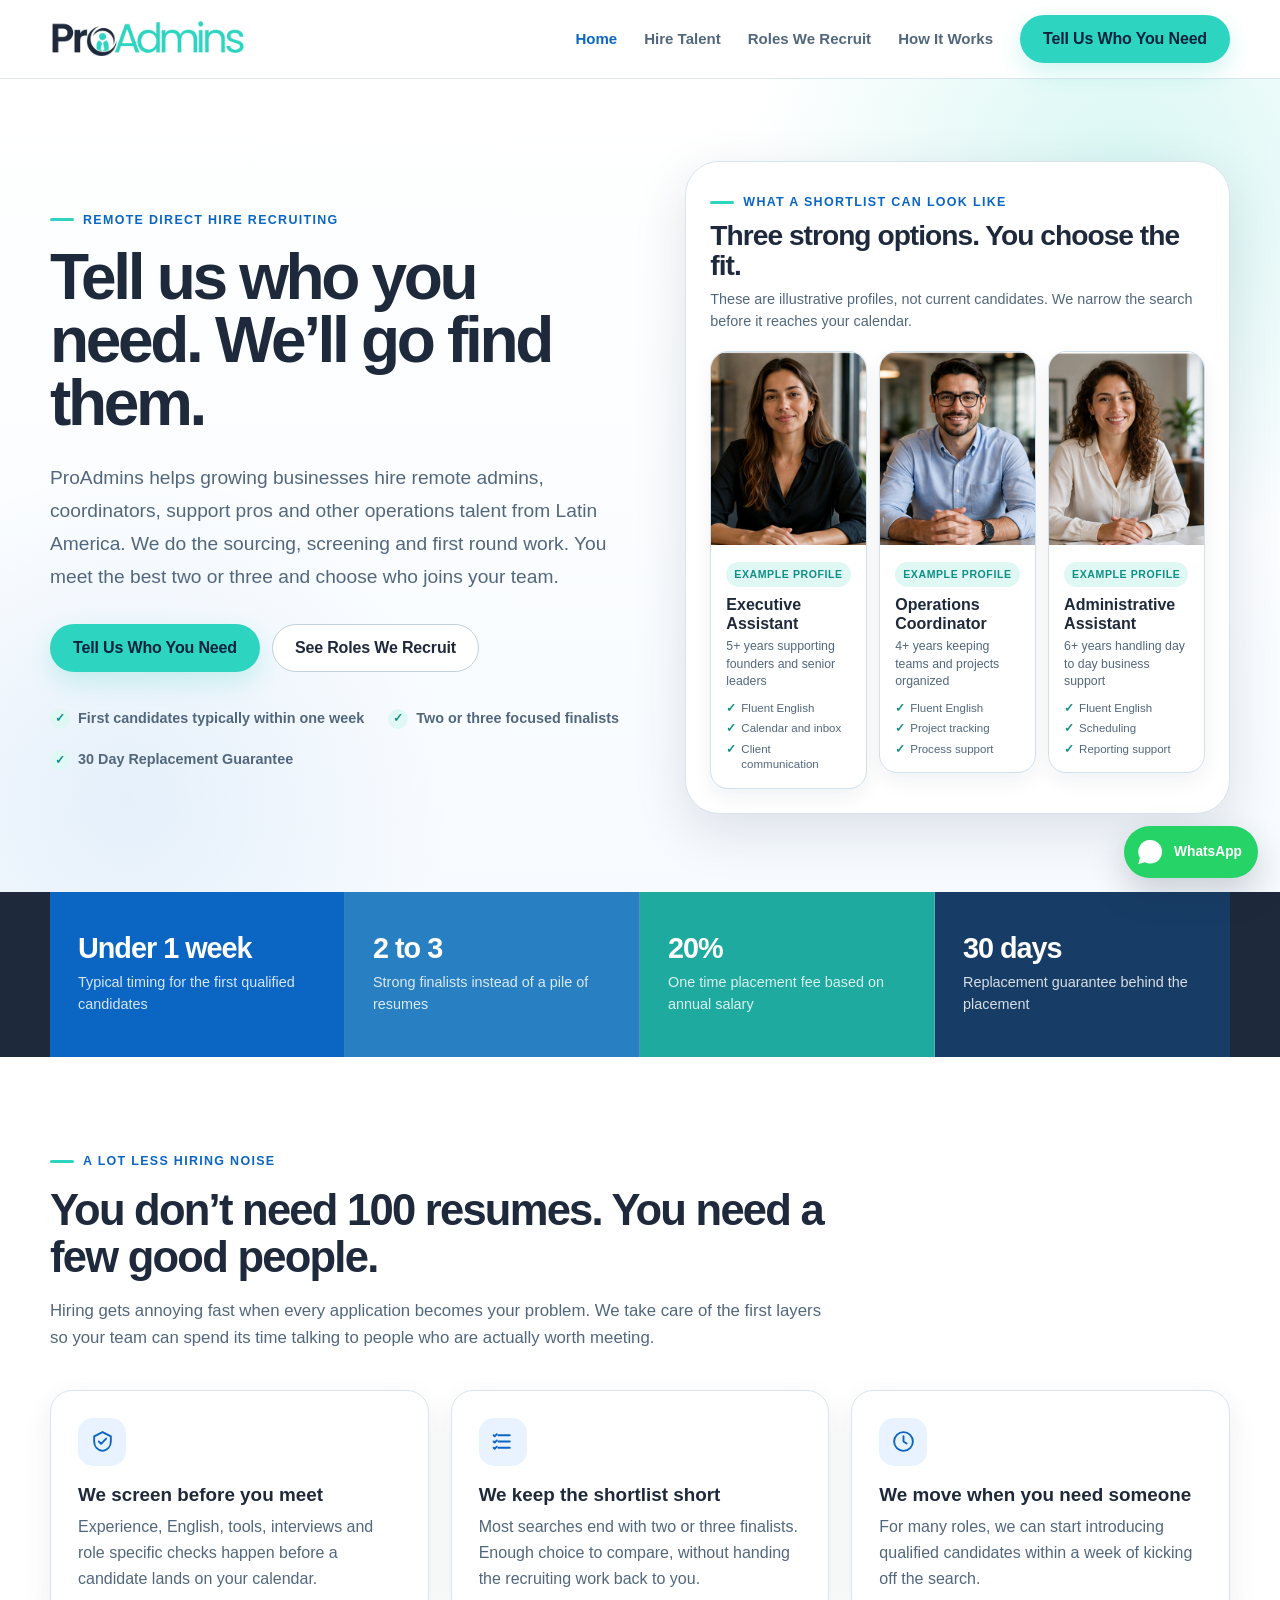
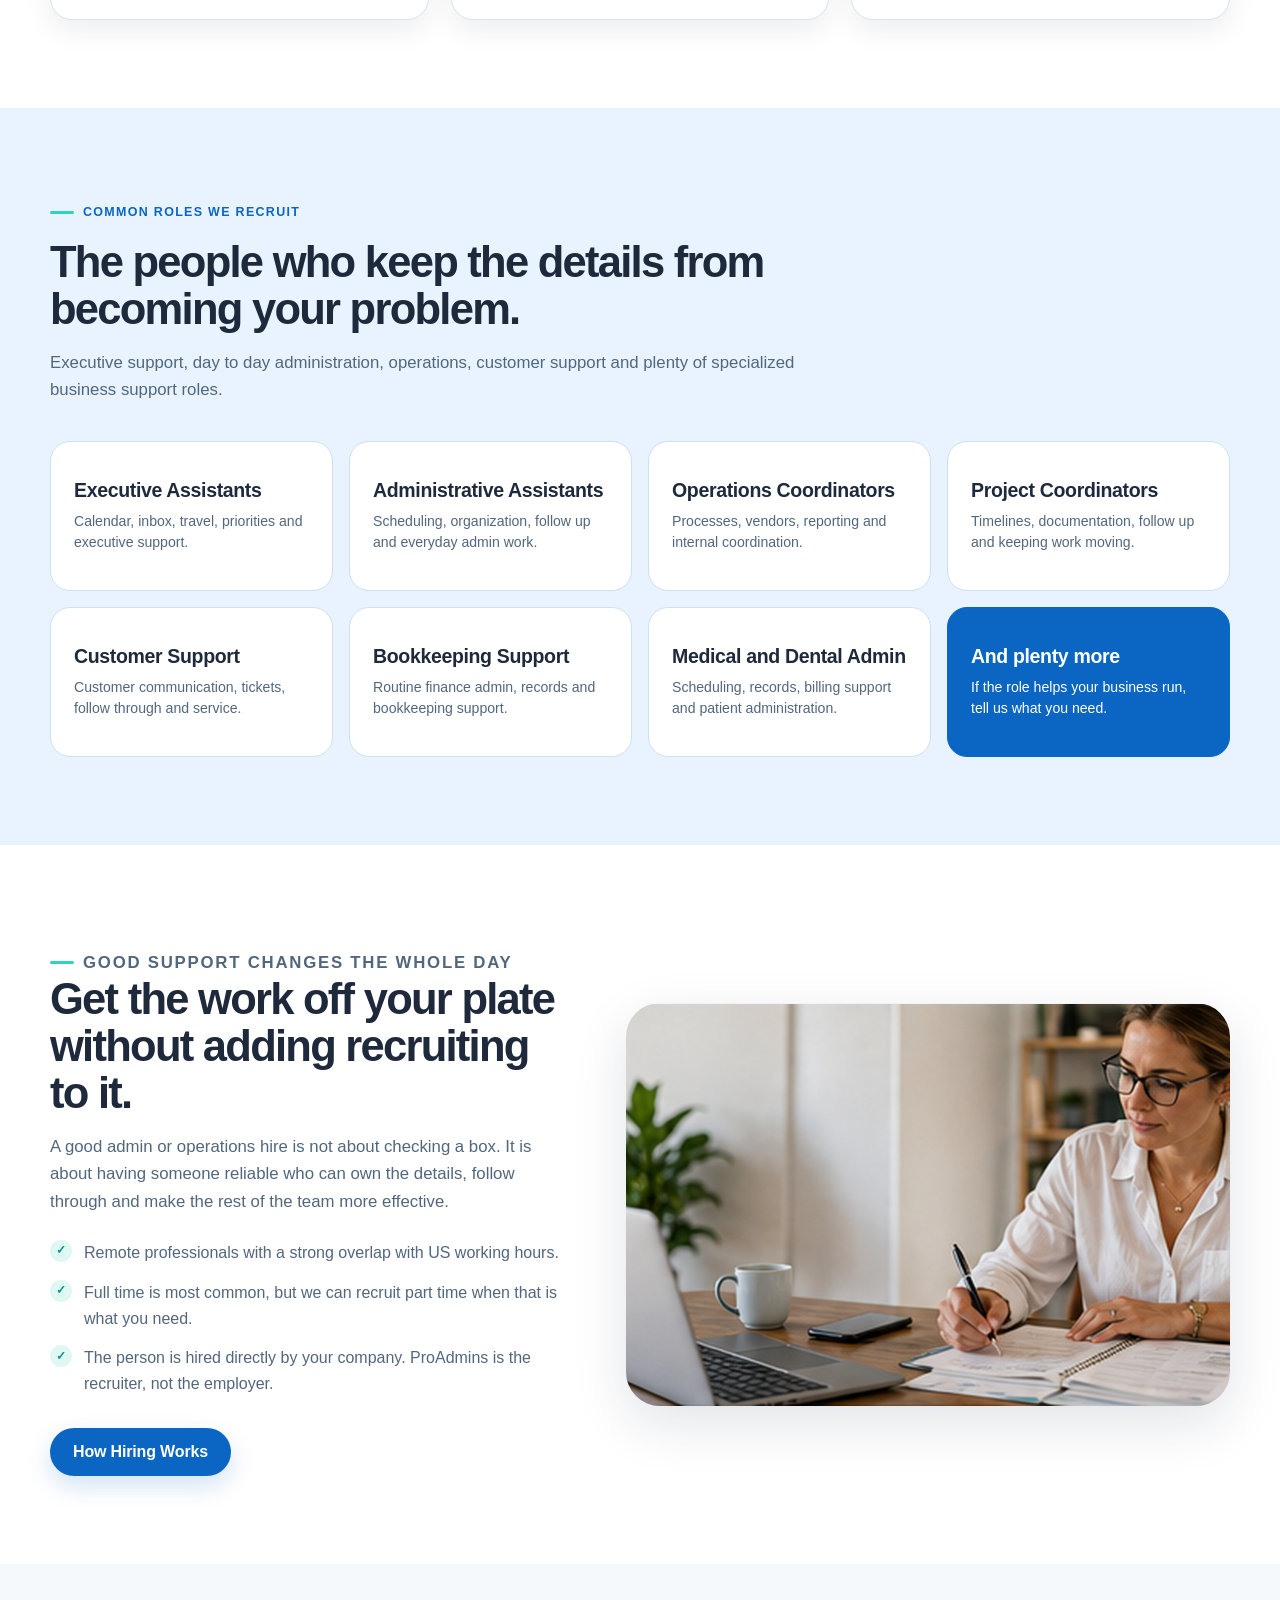
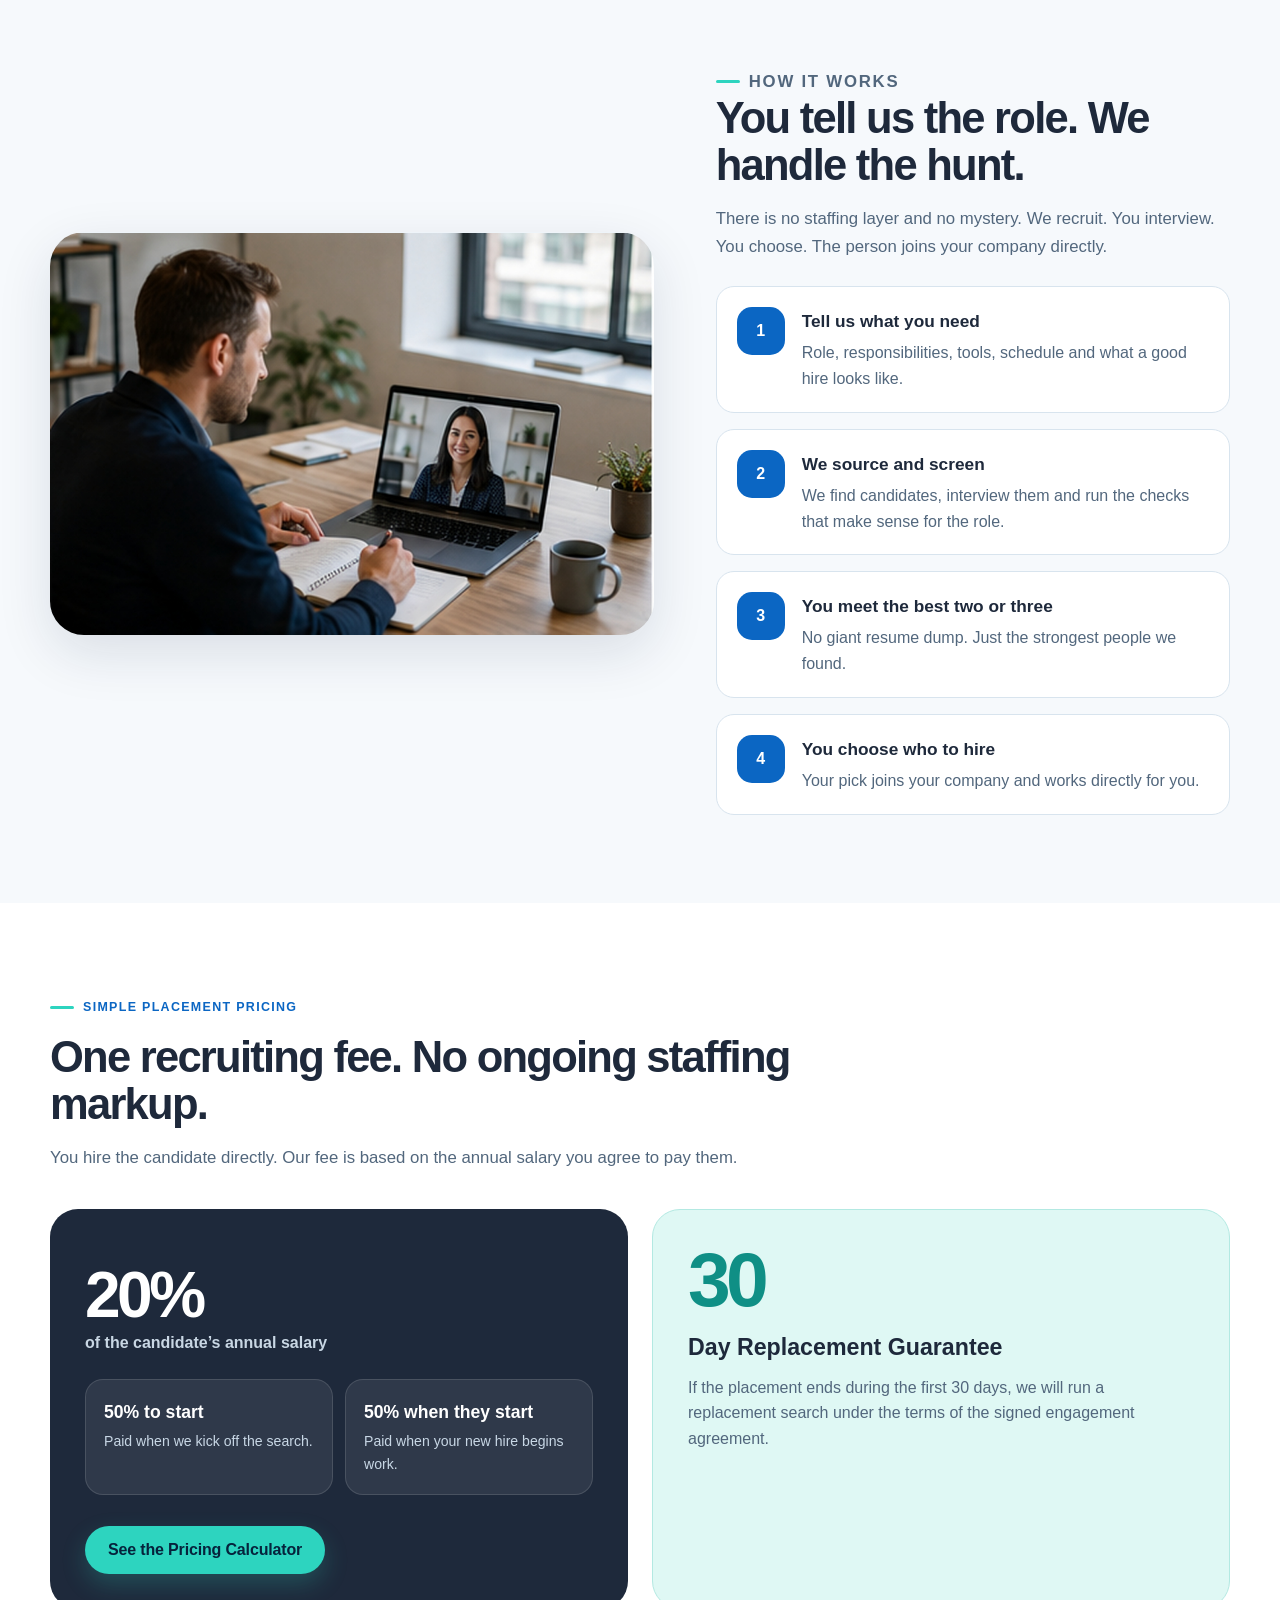
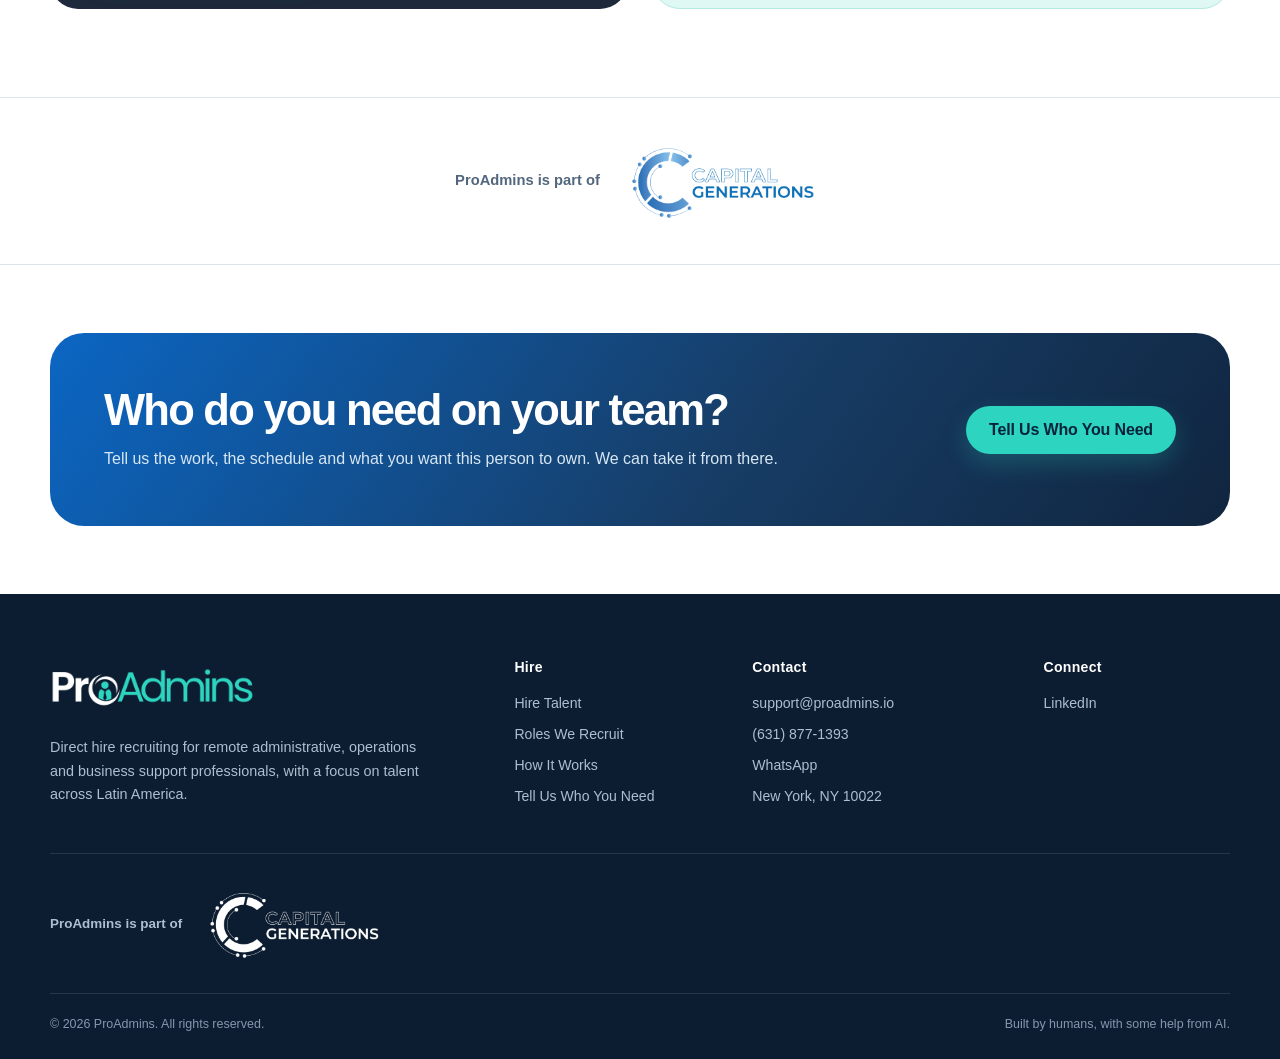
<file: index.html>
<!doctype html>
<html lang="en">
<head>
  <meta charset="utf-8">
  <meta name="viewport" content="width=device-width, initial-scale=1">
  <title>ProAdmins | Remote Administrative and Operations Recruiting</title>
  <meta name="description" content="ProAdmins helps growing businesses hire remote administrative and operations professionals from Latin America through direct hire recruiting.">
  <link rel="canonical" href="https://proadmins.io/">
  <meta property="og:type" content="website">
  <meta property="og:title" content="ProAdmins | Remote Administrative and Operations Recruiting">
  <meta property="og:description" content="Tell us who you need. We find, screen and introduce the strongest candidates for the role.">
  <meta property="og:url" content="https://proadmins.io/">
  <meta property="og:image" content="https://proadmins.io/assets/og-proadmins.jpg">
  <meta name="twitter:card" content="summary_large_image">
  <meta name="theme-color" content="#1e293b">
  <link rel="icon" href="/assets/favicon.ico" sizes="any">
  <link rel="icon" type="image/png" href="/assets/favicon-32.png" sizes="32x32">
  <link rel="apple-touch-icon" href="/assets/apple-touch-icon.png">
  <link rel="stylesheet" href="/assets/styles.css">
  <script defer src="/assets/site.js"></script>
  <script type="application/ld+json">
  {
    "@context":"https://schema.org",
    "@type":"Organization",
    "name":"ProAdmins",
    "url":"https://proadmins.io/",
    "logo":"https://proadmins.io/assets/proadmins-logo-dark.png",
    "email":"support@proadmins.io",
    "telephone":"+1-631-877-1393",
    "address":{"@type":"PostalAddress","addressLocality":"New York","addressRegion":"NY","postalCode":"10022","addressCountry":"US"},
    "parentOrganization":{"@type":"Organization","name":"Capital Generations","url":"https://capitalgenerations.com/"},
    "sameAs":["https://www.linkedin.com/company/proadmins"]
  }
  </script>
  <!-- Google tag (gtag.js) -->
  <script async src="https://www.googletagmanager.com/gtag/js?id=G-048VBR4MG5"></script>
  <script>
    window.dataLayer = window.dataLayer || [];
    function gtag(){dataLayer.push(arguments);}
    gtag('js', new Date());
    gtag('config', 'G-048VBR4MG5');
  </script>
</head>
<body>
  <header class="site-header">
    <div class="container nav-wrap">
      <a class="brand" href="/" aria-label="ProAdmins home"><img src="/assets/proadmins-logo-dark.png" alt="ProAdmins"></a>
      <nav class="desktop-nav" aria-label="Primary navigation">
        <a href="/" aria-current="page">Home</a>
        <a href="/hire-talent/">Hire Talent</a>
        <a href="/roles/">Roles We Recruit</a>
        <a href="/how-it-works/">How It Works</a>
        <a class="btn btn-primary" href="/contact/">Tell Us Who You Need</a>
      </nav>
      <button class="mobile-toggle" type="button" aria-label="Open menu" aria-expanded="false" data-menu-toggle><svg viewBox="0 0 24 24" fill="none" aria-hidden="true"><path d="M4 7h16M4 12h16M4 17h16" stroke="currentColor" stroke-width="2" stroke-linecap="round"/></svg></button>
    </div>
    <nav class="mobile-nav" aria-label="Mobile navigation" data-mobile-nav>
      <a href="/" aria-current="page">Home</a><a href="/hire-talent/">Hire Talent</a><a href="/roles/">Roles We Recruit</a><a href="/how-it-works/">How It Works</a><a class="btn btn-primary" href="/contact/">Tell Us Who You Need</a>
    </nav>
  </header>

  <main>
    <section class="hero">
      <div class="container hero-grid">
        <div>
          <p class="eyebrow">Remote direct hire recruiting</p>
          <h1>Tell us who you need. We’ll go find them.</h1>
          <p class="lead">ProAdmins helps growing businesses hire remote admins, coordinators, support pros and other operations talent from Latin America. We do the sourcing, screening and first round work. You meet the best two or three and choose who joins your team.</p>
          <div class="hero-actions">
            <a class="btn btn-primary" href="/contact/">Tell Us Who You Need</a>
            <a class="btn btn-secondary" href="/roles/">See Roles We Recruit</a>
          </div>
          <div class="hero-proof" aria-label="Key recruiting details">
            <span><i class="check-dot" aria-hidden="true">✓</i> First candidates typically within one week</span>
            <span><i class="check-dot" aria-hidden="true">✓</i> Two or three focused finalists</span>
            <span><i class="check-dot" aria-hidden="true">✓</i> 30 Day Replacement Guarantee</span>
          </div>
        </div>
        <div class="shortlist-panel" aria-label="Example ProAdmins candidate shortlist">
          <div class="shortlist-head">
            <p class="eyebrow">What a shortlist can look like</p>
            <h2>Three strong options. You choose the fit.</h2>
            <p>These are illustrative profiles, not current candidates. We narrow the search before it reaches your calendar.</p>
          </div>
          <div class="candidate-grid">
            <article class="candidate-card">
              <img decoding="async" src="/assets/photos/candidate-01.jpg" alt="Example executive assistant candidate profile" width="1601" height="2000">
              <div class="candidate-copy"><span class="candidate-tag">Example profile</span><h3>Executive Assistant</h3><p>5+ years supporting founders and senior leaders</p><ul><li>Fluent English</li><li>Calendar and inbox</li><li>Client communication</li></ul></div>
            </article>
            <article class="candidate-card">
              <img decoding="async" src="/assets/photos/candidate-02.jpg" alt="Example operations coordinator candidate profile" width="1601" height="2000">
              <div class="candidate-copy"><span class="candidate-tag">Example profile</span><h3>Operations Coordinator</h3><p>4+ years keeping teams and projects organized</p><ul><li>Fluent English</li><li>Project tracking</li><li>Process support</li></ul></div>
            </article>
            <article class="candidate-card">
              <img decoding="async" src="/assets/photos/candidate-03.jpg" alt="Example administrative assistant candidate profile" width="1601" height="2000">
              <div class="candidate-copy"><span class="candidate-tag">Example profile</span><h3>Administrative Assistant</h3><p>6+ years handling day to day business support</p><ul><li>Fluent English</li><li>Scheduling</li><li>Reporting support</li></ul></div>
            </article>
          </div>
        </div>
      </div>
    </section>

    <section class="stats-strip" aria-label="ProAdmins recruiting model">
      <div class="container stats-grid">
        <div class="stat"><strong>Under 1 week</strong><span>Typical timing for the first qualified candidates</span></div>
        <div class="stat"><strong>2 to 3</strong><span>Strong finalists instead of a pile of resumes</span></div>
        <div class="stat"><strong>20%</strong><span>One time placement fee based on annual salary</span></div>
        <div class="stat"><strong>30 days</strong><span>Replacement guarantee behind the placement</span></div>
      </div>
    </section>

    <section class="section">
      <div class="container">
        <div class="section-head">
          <p class="eyebrow">A lot less hiring noise</p>
          <h2>You don’t need 100 resumes. You need a few good people.</h2>
          <p>Hiring gets annoying fast when every application becomes your problem. We take care of the first layers so your team can spend its time talking to people who are actually worth meeting.</p>
        </div>
        <div class="grid-3">
          <article class="card shadow"><span class="icon-box" aria-hidden="true"><svg viewBox="0 0 24 24" fill="none"><path d="M12 3 4 7v5c0 5 3.4 8.4 8 9 4.6-.6 8-4 8-9V7l-8-4Z" stroke-width="1.8"/><path d="m8.5 12 2.2 2.2 4.8-5" stroke-width="1.8" stroke-linecap="round" stroke-linejoin="round"/></svg></span><h3>We screen before you meet</h3><p>Experience, English, tools, interviews and role specific checks happen before a candidate lands on your calendar.</p></article>
          <article class="card shadow"><span class="icon-box" aria-hidden="true"><svg viewBox="0 0 24 24" fill="none"><path d="M8 6h11M8 12h11M8 18h11" stroke-width="1.8" stroke-linecap="round"/><path d="m3.5 6 1 1 2-2M3.5 12l1 1 2-2M3.5 18l1 1 2-2" stroke-width="1.8" stroke-linecap="round" stroke-linejoin="round"/></svg></span><h3>We keep the shortlist short</h3><p>Most searches end with two or three finalists. Enough choice to compare, without handing the recruiting work back to you.</p></article>
          <article class="card shadow"><span class="icon-box" aria-hidden="true"><svg viewBox="0 0 24 24" fill="none"><path d="M12 21a9 9 0 1 0 0-18 9 9 0 0 0 0 18Z" stroke-width="1.8"/><path d="M12 7v5l3 2" stroke-width="1.8" stroke-linecap="round" stroke-linejoin="round"/></svg></span><h3>We move when you need someone</h3><p>For many roles, we can start introducing qualified candidates within a week of kicking off the search.</p></article>
        </div>
      </div>
    </section>

    <section class="section section-blue">
      <div class="container">
        <div class="section-head">
          <p class="eyebrow">Common roles we recruit</p>
          <h2>The people who keep the details from becoming your problem.</h2>
          <p>Executive support, day to day administration, operations, customer support and plenty of specialized business support roles.</p>
        </div>
        <div class="roles-grid">
          <a class="role-card" href="/roles/#executive-support"><strong>Executive Assistants</strong><span>Calendar, inbox, travel, priorities and executive support.</span></a>
          <a class="role-card" href="/roles/#executive-support"><strong>Administrative Assistants</strong><span>Scheduling, organization, follow up and everyday admin work.</span></a>
          <a class="role-card" href="/roles/#operations"><strong>Operations Coordinators</strong><span>Processes, vendors, reporting and internal coordination.</span></a>
          <a class="role-card" href="/roles/#operations"><strong>Project Coordinators</strong><span>Timelines, documentation, follow up and keeping work moving.</span></a>
          <a class="role-card" href="/roles/#customer-revenue"><strong>Customer Support</strong><span>Customer communication, tickets, follow through and service.</span></a>
          <a class="role-card" href="/roles/#specialized"><strong>Bookkeeping Support</strong><span>Routine finance admin, records and bookkeeping support.</span></a>
          <a class="role-card" href="/roles/#specialized"><strong>Medical and Dental Admin</strong><span>Scheduling, records, billing support and patient administration.</span></a>
          <a class="role-card accent" href="/roles/"><strong>And plenty more</strong><span>If the role helps your business run, tell us what you need.</span></a>
        </div>
      </div>
    </section>

    <section class="section">
      <div class="container split">
        <div class="split-copy">
          <p class="eyebrow">Good support changes the whole day</p>
          <h2>Get the work off your plate without adding recruiting to it.</h2>
          <p>A good admin or operations hire is not about checking a box. It is about having someone reliable who can own the details, follow through and make the rest of the team more effective.</p>
          <ul class="bullet-list">
            <li>Remote professionals with a strong overlap with US working hours.</li>
            <li>Full time is most common, but we can recruit part time when that is what you need.</li>
            <li>The person is hired directly by your company. ProAdmins is the recruiter, not the employer.</li>
          </ul>
          <div class="hero-actions"><a class="btn btn-blue" href="/hire-talent/">How Hiring Works</a></div>
        </div>
        <div class="visual-card standard-art"><img decoding="async" src="/assets/photos/admin-working.jpg" alt="Administrative professional organizing work at a desk" width="2000" height="1332"></div>
      </div>
    </section>

    <section class="section section-tint">
      <div class="container split reverse">
        <div class="split-copy">
          <p class="eyebrow">How it works</p>
          <h2>You tell us the role. We handle the hunt.</h2>
          <p>There is no staffing layer and no mystery. We recruit. You interview. You choose. The person joins your company directly.</p>
          <div class="process-list" style="margin-top:26px">
            <div class="process-step"><span class="step-number">1</span><div><h3>Tell us what you need</h3><p>Role, responsibilities, tools, schedule and what a good hire looks like.</p></div></div>
            <div class="process-step"><span class="step-number">2</span><div><h3>We source and screen</h3><p>We find candidates, interview them and run the checks that make sense for the role.</p></div></div>
            <div class="process-step"><span class="step-number">3</span><div><h3>You meet the best two or three</h3><p>No giant resume dump. Just the strongest people we found.</p></div></div>
            <div class="process-step"><span class="step-number">4</span><div><h3>You choose who to hire</h3><p>Your pick joins your company and works directly for you.</p></div></div>
          </div>
        </div>
        <div class="visual-card standard-art"><img decoding="async" src="/assets/photos/screening-recruiter.jpg" alt="Recruiter speaking with a candidate during a video interview" width="2000" height="1332"></div>
      </div>
    </section>

    <section class="section" id="pricing">
      <div class="container">
        <div class="section-head">
          <p class="eyebrow">Simple placement pricing</p>
          <h2>One recruiting fee. No ongoing staffing markup.</h2>
          <p>You hire the candidate directly. Our fee is based on the annual salary you agree to pay them.</p>
        </div>
        <div class="price-preview">
          <div class="pricing-card">
            <div class="price-big">20% <span>of the candidate’s annual salary</span></div>
            <div class="price-split">
              <div><strong>50% to start</strong><span>Paid when we kick off the search.</span></div>
              <div><strong>50% when they start</strong><span>Paid when your new hire begins work.</span></div>
            </div>
            <div class="hero-actions"><a class="btn btn-primary" href="/hire-talent/#pricing">See the Pricing Calculator</a></div>
          </div>
          <div class="guarantee-card">
            <div class="big-number">30</div>
            <h3>Day Replacement Guarantee</h3>
            <p>If the placement ends during the first 30 days, we will run a replacement search under the terms of the signed engagement agreement.</p>
          </div>
        </div>
      </div>
    </section>

    <section class="parent-brand">
      <div class="container parent-brand-inner">
        <span>ProAdmins is part of</span>
        <a href="https://capitalgenerations.com/" target="_blank" rel="noopener noreferrer" aria-label="Visit Capital Generations"><img src="/assets/capital-generations-logo.png" alt="Capital Generations"></a>
      </div>
    </section>

    <section class="section section-tight">
      <div class="container cta-band">
        <div><h2>Who do you need on your team?</h2><p>Tell us the work, the schedule and what you want this person to own. We can take it from there.</p></div>
        <div class="hero-actions"><a class="btn btn-primary" href="/contact/">Tell Us Who You Need</a></div>
      </div>
    </section>
  </main>

  <footer class="site-footer">
    <div class="container">
      <div class="footer-grid">
        <div class="footer-brand"><a href="/" aria-label="ProAdmins home"><img src="/assets/proadmins-logo-light-teal.png" alt="ProAdmins"></a><p>Direct hire recruiting for remote administrative, operations and business support professionals, with a focus on talent across Latin America.</p></div>
        <div class="footer-col"><h3>Hire</h3><a href="/hire-talent/">Hire Talent</a><a href="/roles/">Roles We Recruit</a><a href="/how-it-works/">How It Works</a><a href="/contact/">Tell Us Who You Need</a></div>
        <div class="footer-col"><h3>Contact</h3><a href="mailto:support@proadmins.io">support@proadmins.io</a><a href="tel:+16318771393">(631) 877-1393</a><a href="https://wa.me/16318771393?text=Hi%20ProAdmins%2C%20I%27m%20interested%20in%20hiring%20administrative%20talent." target="_blank" rel="noopener noreferrer">WhatsApp</a><span>New York, NY 10022</span></div>
        <div class="footer-col"><h3>Connect</h3><a href="https://www.linkedin.com/company/proadmins" target="_blank" rel="noopener noreferrer">LinkedIn</a></div>
      </div>
      <div class="footer-parent"><span>ProAdmins is part of</span><a href="https://capitalgenerations.com/" target="_blank" rel="noopener noreferrer"><img src="/assets/capital-generations-logo-white.png" alt="Capital Generations"></a></div>
      <div class="footer-bottom"><span>© <span data-year></span> ProAdmins. All rights reserved.</span><span>Built by humans, with some help from AI.</span></div>
    </div>
  </footer>

  <a class="whatsapp-fab" href="https://wa.me/16318771393?text=Hi%20ProAdmins%2C%20I%27m%20interested%20in%20hiring%20administrative%20talent." target="_blank" rel="noopener noreferrer" aria-label="Chat with ProAdmins on WhatsApp">
    <svg viewBox="0 0 32 32" aria-hidden="true"><path d="M16 3.2A12.5 12.5 0 0 0 5.2 22l-1.7 6.8 7-1.8A12.6 12.6 0 1 0 16 3.2Z" fill="currentColor"/><path d="M12.3 9.4c-.3-.7-.7-.7-1-.7h-.8c-.3 0-.7.1-1.1.6-.4.5-1.5 1.5-1.5 3.7 0 2.2 1.6 4.4 1.8 4.7.2.3 3.1 5 7.7 6.8 3.8 1.5 4.6 1.2 5.4 1.1.8-.1 2.7-1.1 3-2.2.4-1.1.4-2 .3-2.2-.1-.2-.4-.3-.9-.6-.5-.2-2.7-1.4-3.1-1.5-.4-.2-.7-.2-1 .2-.3.5-1.2 1.5-1.5 1.8-.3.3-.6.3-1.1.1-.5-.2-2.1-.8-4-2.5-1.5-1.3-2.5-3-2.8-3.5-.3-.5 0-.8.2-1 .2-.2.5-.6.7-.8.2-.3.3-.5.5-.8.2-.3.1-.6 0-.8-.1-.2-1-2.5-1.4-3.4Z" fill="#fff"/></svg>
    <span>WhatsApp</span>
  </a>

</body>
</html>
</file>
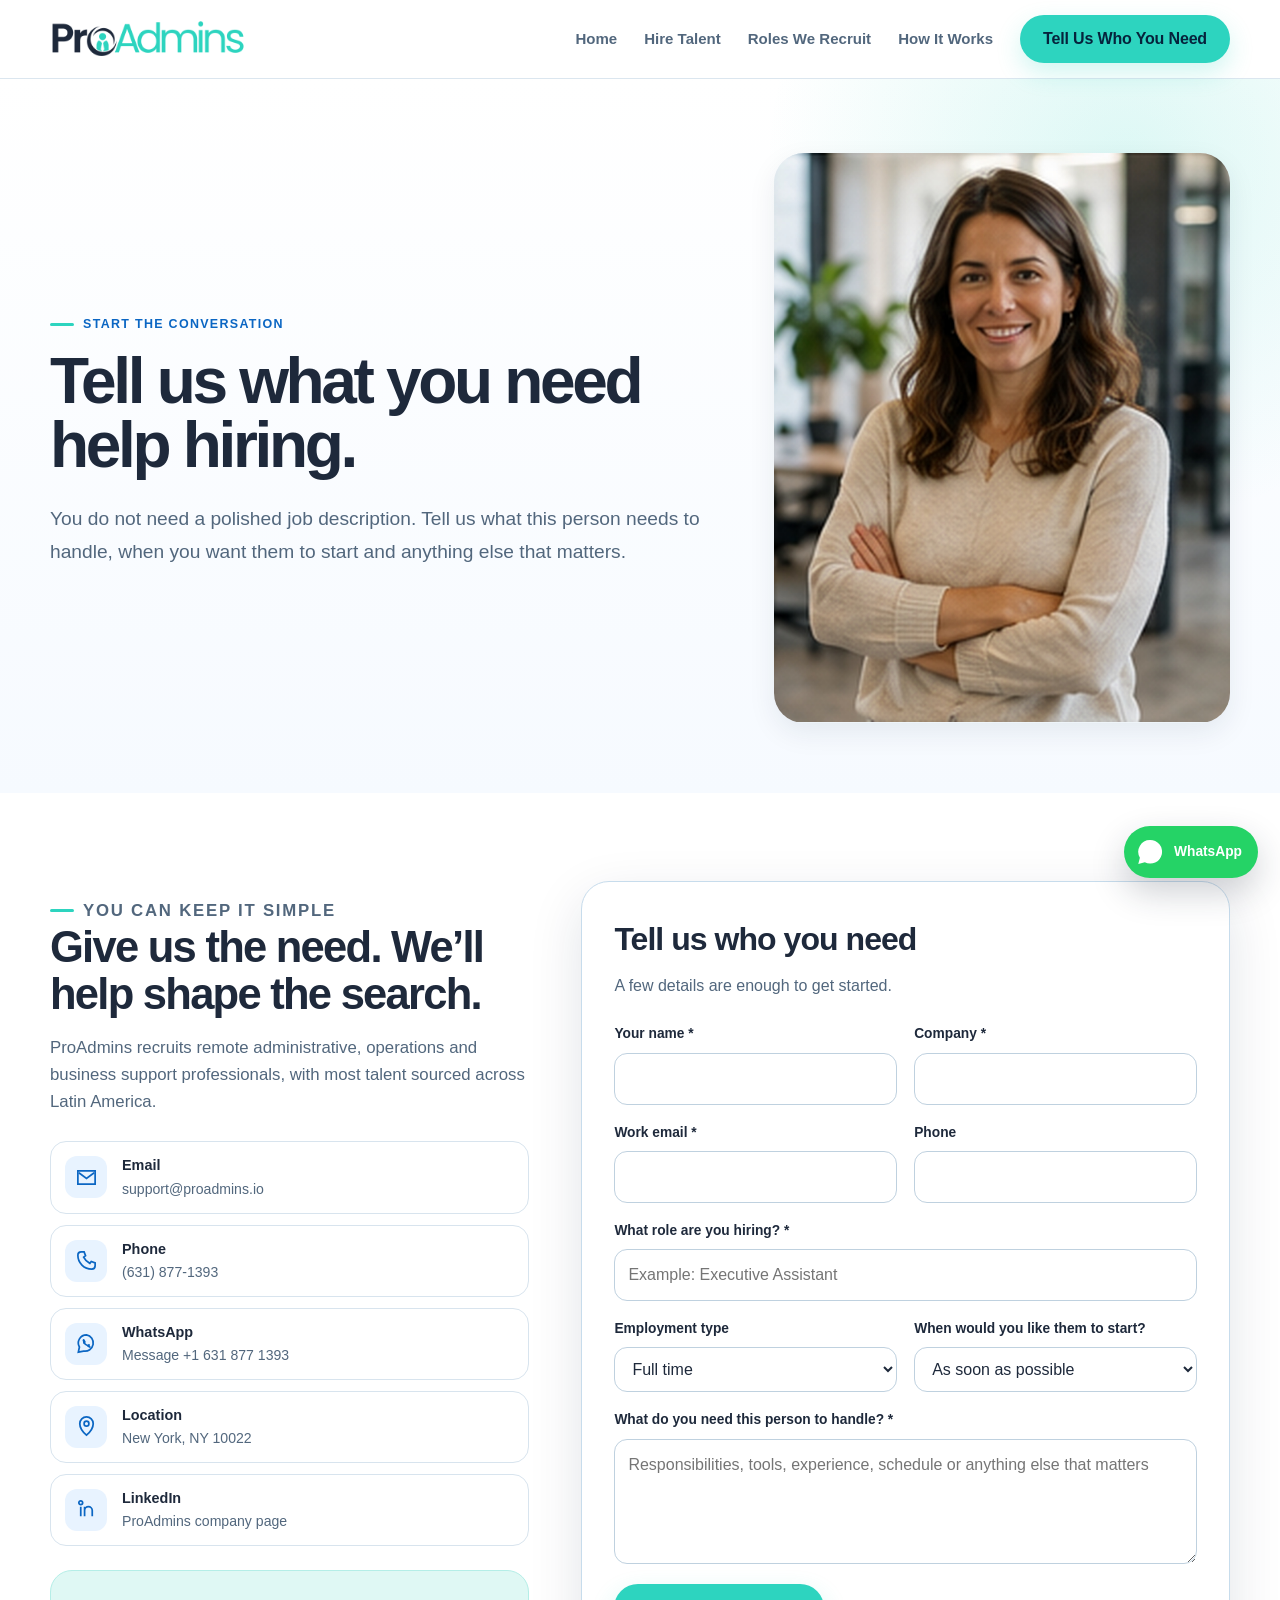
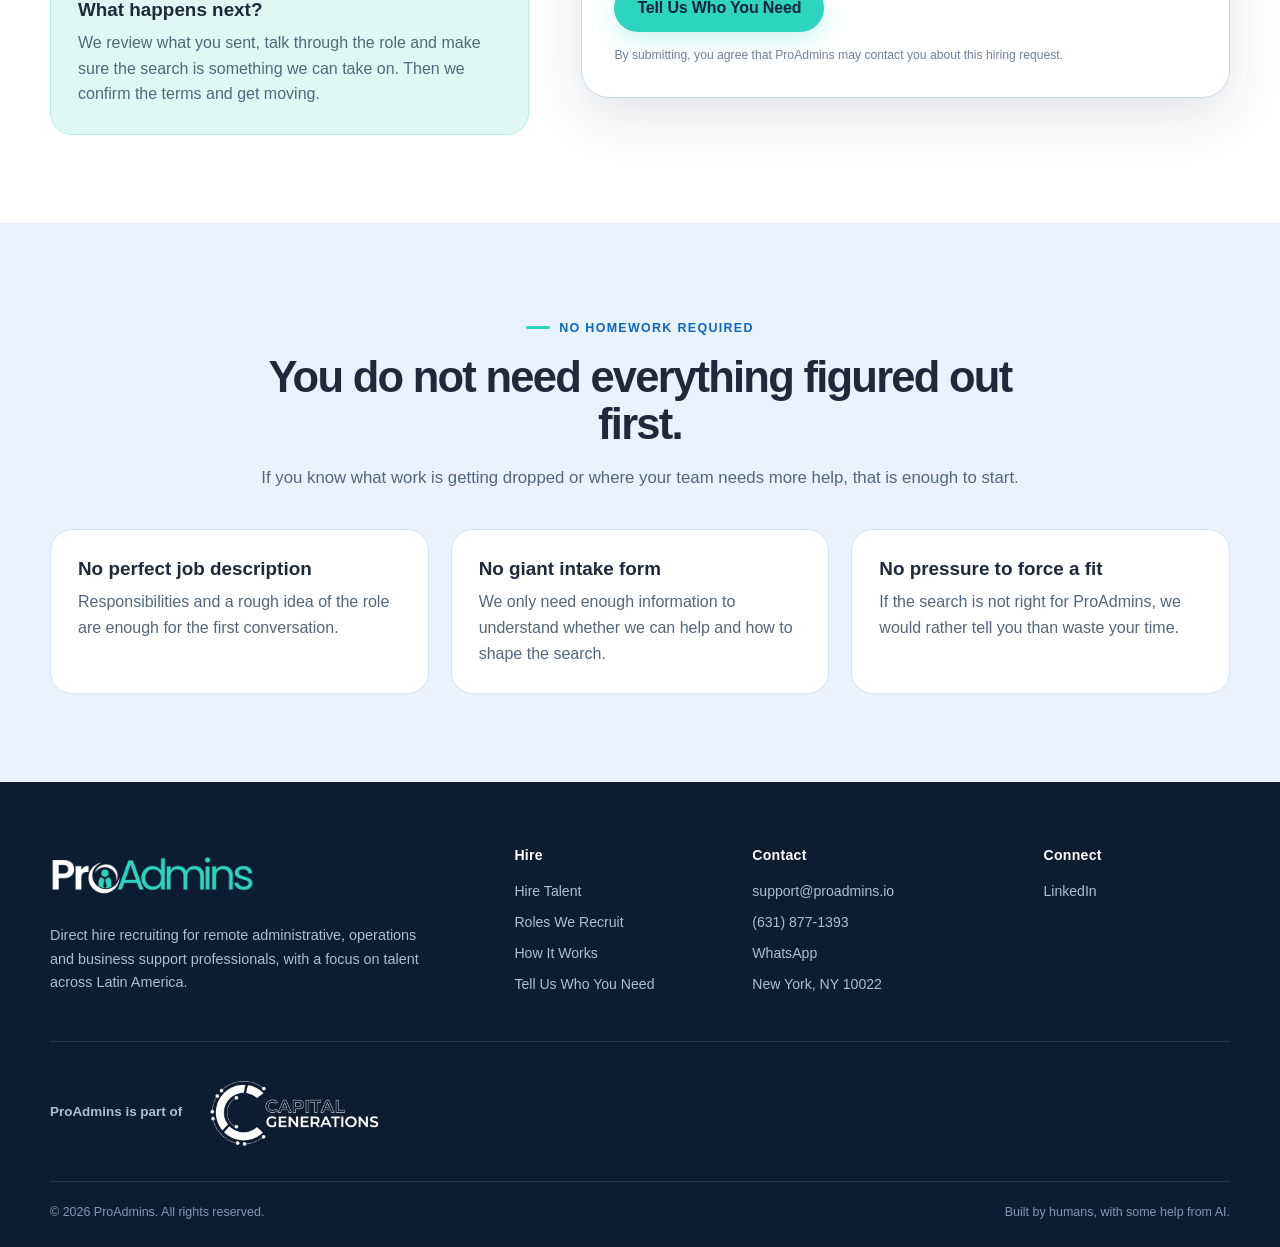
<file: contact/index.html>
<!doctype html>
<html lang="en">
<head>
  <meta charset="utf-8"><meta name="viewport" content="width=device-width, initial-scale=1">
  <title>Tell Us Who You Need | ProAdmins</title>
  <meta name="description" content="Tell ProAdmins what role your business needs to hire. Start a direct hire search for remote administrative and operations talent.">
  <link rel="canonical" href="https://proadmins.io/contact/">
  <meta property="og:type" content="website"><meta property="og:title" content="Tell Us Who You Need | ProAdmins"><meta property="og:description" content="Send us the role, timing and what you need this person to handle."><meta property="og:url" content="https://proadmins.io/contact/"><meta property="og:image" content="https://proadmins.io/assets/og-proadmins.jpg"><meta name="twitter:card" content="summary_large_image"><meta name="theme-color" content="#1e293b">
  <link rel="icon" href="/assets/favicon.ico" sizes="any"><link rel="icon" type="image/png" href="/assets/favicon-32.png" sizes="32x32"><link rel="apple-touch-icon" href="/assets/apple-touch-icon.png"><link rel="stylesheet" href="/assets/styles.css"><script defer src="/assets/site.js"></script>
  <!-- Google tag (gtag.js) -->
  <script async src="https://www.googletagmanager.com/gtag/js?id=G-048VBR4MG5"></script>
  <script>
    window.dataLayer = window.dataLayer || [];
    function gtag(){dataLayer.push(arguments);}
    gtag('js', new Date());
    gtag('config', 'G-048VBR4MG5');
  </script>
</head>
<body>
  <header class="site-header"><div class="container nav-wrap"><a class="brand" href="/"><img src="/assets/proadmins-logo-dark.png" alt="ProAdmins"></a><nav class="desktop-nav" aria-label="Primary navigation"><a href="/">Home</a><a href="/hire-talent/">Hire Talent</a><a href="/roles/">Roles We Recruit</a><a href="/how-it-works/">How It Works</a><a class="btn btn-primary" href="/contact/" aria-current="page">Tell Us Who You Need</a></nav><button class="mobile-toggle" type="button" aria-label="Open menu" aria-expanded="false" data-menu-toggle><svg viewBox="0 0 24 24" fill="none"><path d="M4 7h16M4 12h16M4 17h16" stroke="currentColor" stroke-width="2" stroke-linecap="round"/></svg></button></div><nav class="mobile-nav" aria-label="Mobile navigation" data-mobile-nav><a href="/">Home</a><a href="/hire-talent/">Hire Talent</a><a href="/roles/">Roles We Recruit</a><a href="/how-it-works/">How It Works</a><a class="btn btn-primary" href="/contact/" aria-current="page">Tell Us Who You Need</a></nav></header>

  <main>
    <section class="page-hero narrow">
      <div class="container page-hero-grid">
        <div><p class="eyebrow">Start the conversation</p><h1>Tell us what you need help hiring.</h1><p class="lead">You do not need a polished job description. Tell us what this person needs to handle, when you want them to start and anything else that matters.</p></div>
        <div class="page-hero-art portrait-art"><img decoding="async" src="/assets/photos/contact-hero.jpg" alt="Friendly professional ready to discuss a hiring need" width="1601" height="2000"></div>
      </div>
    </section>

    <section class="section">
      <div class="container contact-grid">
        <div class="contact-copy">
          <p class="eyebrow">You can keep it simple</p>
          <h2>Give us the need. We’ll help shape the search.</h2>
          <p>ProAdmins recruits remote administrative, operations and business support professionals, with most talent sourced across Latin America.</p>
          <div class="contact-list">
            <a class="contact-item" href="mailto:support@proadmins.io"><span class="icon-box"><svg viewBox="0 0 24 24" fill="none"><path d="M3 5h18v14H3z" stroke-width="1.8"/><path d="m4 7 8 6 8-6" stroke-width="1.8"/></svg></span><span><strong>Email</strong><span>support@proadmins.io</span></span></a>
            <a class="contact-item" href="tel:+16318771393"><span class="icon-box"><svg viewBox="0 0 24 24" fill="none"><path d="M6.5 3h3L11 7l-2 1.5a14 14 0 0 0 6.5 6.5L17 13l4 1.5v3c0 2-1.5 3.5-3.5 3.5C9.5 21 3 14.5 3 6.5 3 4.5 4.5 3 6.5 3Z" stroke-width="1.8"/></svg></span><span><strong>Phone</strong><span>(631) 877-1393</span></span></a>
            <a class="contact-item" href="https://wa.me/16318771393?text=Hi%20ProAdmins%2C%20I%27m%20interested%20in%20hiring%20administrative%20talent." target="_blank" rel="noopener noreferrer"><span class="icon-box"><svg viewBox="0 0 24 24" fill="none"><path d="M12 3a8.5 8.5 0 0 0-7.4 12.7L3.5 21l5.4-1.1A8.5 8.5 0 1 0 12 3Z" stroke-width="1.8"/><path d="M8.8 8.6c.4 3.2 2.4 5.2 5.6 5.6" stroke-width="1.8" stroke-linecap="round"/><path d="m9.1 8.3 1.2 2-1 1.1M14.6 13.5l-1.1 1 2 1.2" stroke-width="1.8" stroke-linecap="round" stroke-linejoin="round"/></svg></span><span><strong>WhatsApp</strong><span>Message +1 631 877 1393</span></span></a>
            <div class="contact-item"><span class="icon-box"><svg viewBox="0 0 24 24" fill="none"><path d="M12 21s7-6.1 7-12A7 7 0 0 0 5 9c0 5.9 7 12 7 12Z" stroke-width="1.8"/><circle cx="12" cy="9" r="2.5" stroke-width="1.8"/></svg></span><span><strong>Location</strong><span>New York, NY 10022</span></span></div>
            <a class="contact-item" href="https://www.linkedin.com/company/proadmins" target="_blank" rel="noopener noreferrer"><span class="icon-box"><svg viewBox="0 0 24 24" fill="none"><path d="M6 9v10M6 5v.01M10 19v-6a4 4 0 0 1 8 0v6M10 9v10" stroke-width="1.8"/><path d="M4 5a2 2 0 1 0 4 0 2 2 0 0 0-4 0Z" stroke-width="1.8"/></svg></span><span><strong>LinkedIn</strong><span>ProAdmins company page</span></span></a>
          </div>
          <div class="card card-teal" style="margin-top:24px"><h3 style="margin-top:0">What happens next?</h3><p>We review what you sent, talk through the role and make sure the search is something we can take on. Then we confirm the terms and get moving.</p></div>
        </div>

        <form class="contact-form" action="https://formspree.io/f/xjybazzn" method="POST" data-lead-form data-endpoint="https://formspree.io/f/xjybazzn" novalidate>
          <h2>Tell us who you need</h2><p>A few details are enough to get started.</p>
          <div class="form-grid">
            <div class="form-group"><label for="name">Your name *</label><input id="name" name="name" type="text" autocomplete="name" required></div>
            <div class="form-group"><label for="company">Company *</label><input id="company" name="company" type="text" autocomplete="organization" required></div>
            <div class="form-group"><label for="email">Work email *</label><input id="email" name="email" type="email" autocomplete="email" required></div>
            <div class="form-group"><label for="phone">Phone</label><input id="phone" name="phone" type="tel" autocomplete="tel"></div>
            <div class="form-group full"><label for="role">What role are you hiring? *</label><input id="role" name="role" type="text" placeholder="Example: Executive Assistant" required></div>
            <div class="form-group"><label for="employment">Employment type</label><select id="employment" name="employment_type"><option value="Full time">Full time</option><option value="Part time">Part time</option><option value="Not sure">Not sure yet</option></select></div>
            <div class="form-group"><label for="timeline">When would you like them to start?</label><select id="timeline" name="start_timeline"><option value="As soon as possible">As soon as possible</option><option value="Within 30 days">Within 30 days</option><option value="Within 60 days">Within 60 days</option><option value="Planning ahead">Planning ahead</option></select></div>
            <div class="form-group full"><label for="details">What do you need this person to handle? *</label><textarea id="details" name="details" placeholder="Responsibilities, tools, experience, schedule or anything else that matters" required></textarea></div>
          </div>
          <input type="hidden" name="_subject" value="New ProAdmins hiring request"><input type="text" name="company_website" tabindex="-1" autocomplete="off" class="sr-only" aria-hidden="true">
          <div class="form-actions"><button class="btn btn-primary" type="submit">Tell Us Who You Need</button><span class="form-note">By submitting, you agree that ProAdmins may contact you about this hiring request.</span></div>
          <div class="form-status" role="status" aria-live="polite" data-form-status></div>
        </form>
      </div>
    </section>

    <section class="section section-blue"><div class="container"><div class="section-head center"><p class="eyebrow">No homework required</p><h2>You do not need everything figured out first.</h2><p>If you know what work is getting dropped or where your team needs more help, that is enough to start.</p></div><div class="grid-3"><div class="card"><h3 style="margin-top:0">No perfect job description</h3><p>Responsibilities and a rough idea of the role are enough for the first conversation.</p></div><div class="card"><h3 style="margin-top:0">No giant intake form</h3><p>We only need enough information to understand whether we can help and how to shape the search.</p></div><div class="card"><h3 style="margin-top:0">No pressure to force a fit</h3><p>If the search is not right for ProAdmins, we would rather tell you than waste your time.</p></div></div></div></section>
  </main>

  <footer class="site-footer"><div class="container"><div class="footer-grid"><div class="footer-brand"><a href="/"><img src="/assets/proadmins-logo-light-teal.png" alt="ProAdmins"></a><p>Direct hire recruiting for remote administrative, operations and business support professionals, with a focus on talent across Latin America.</p></div><div class="footer-col"><h3>Hire</h3><a href="/hire-talent/">Hire Talent</a><a href="/roles/">Roles We Recruit</a><a href="/how-it-works/">How It Works</a><a href="/contact/">Tell Us Who You Need</a></div><div class="footer-col"><h3>Contact</h3><a href="mailto:support@proadmins.io">support@proadmins.io</a><a href="tel:+16318771393">(631) 877-1393</a><a href="https://wa.me/16318771393?text=Hi%20ProAdmins%2C%20I%27m%20interested%20in%20hiring%20administrative%20talent." target="_blank" rel="noopener noreferrer">WhatsApp</a><span>New York, NY 10022</span></div><div class="footer-col"><h3>Connect</h3><a href="https://www.linkedin.com/company/proadmins" target="_blank" rel="noopener noreferrer">LinkedIn</a></div></div><div class="footer-parent"><span>ProAdmins is part of</span><a href="https://capitalgenerations.com/" target="_blank" rel="noopener noreferrer"><img src="/assets/capital-generations-logo-white.png" alt="Capital Generations"></a></div><div class="footer-bottom"><span>© <span data-year></span> ProAdmins. All rights reserved.</span><span>Built by humans, with some help from AI.</span></div></div></footer>

  <a class="whatsapp-fab" href="https://wa.me/16318771393?text=Hi%20ProAdmins%2C%20I%27m%20interested%20in%20hiring%20administrative%20talent." target="_blank" rel="noopener noreferrer" aria-label="Chat with ProAdmins on WhatsApp">
    <svg viewBox="0 0 32 32" aria-hidden="true"><path d="M16 3.2A12.5 12.5 0 0 0 5.2 22l-1.7 6.8 7-1.8A12.6 12.6 0 1 0 16 3.2Z" fill="currentColor"/><path d="M12.3 9.4c-.3-.7-.7-.7-1-.7h-.8c-.3 0-.7.1-1.1.6-.4.5-1.5 1.5-1.5 3.7 0 2.2 1.6 4.4 1.8 4.7.2.3 3.1 5 7.7 6.8 3.8 1.5 4.6 1.2 5.4 1.1.8-.1 2.7-1.1 3-2.2.4-1.1.4-2 .3-2.2-.1-.2-.4-.3-.9-.6-.5-.2-2.7-1.4-3.1-1.5-.4-.2-.7-.2-1 .2-.3.5-1.2 1.5-1.5 1.8-.3.3-.6.3-1.1.1-.5-.2-2.1-.8-4-2.5-1.5-1.3-2.5-3-2.8-3.5-.3-.5 0-.8.2-1 .2-.2.5-.6.7-.8.2-.3.3-.5.5-.8.2-.3.1-.6 0-.8-.1-.2-1-2.5-1.4-3.4Z" fill="#fff"/></svg>
    <span>WhatsApp</span>
  </a>

</body>
</html>
</file>
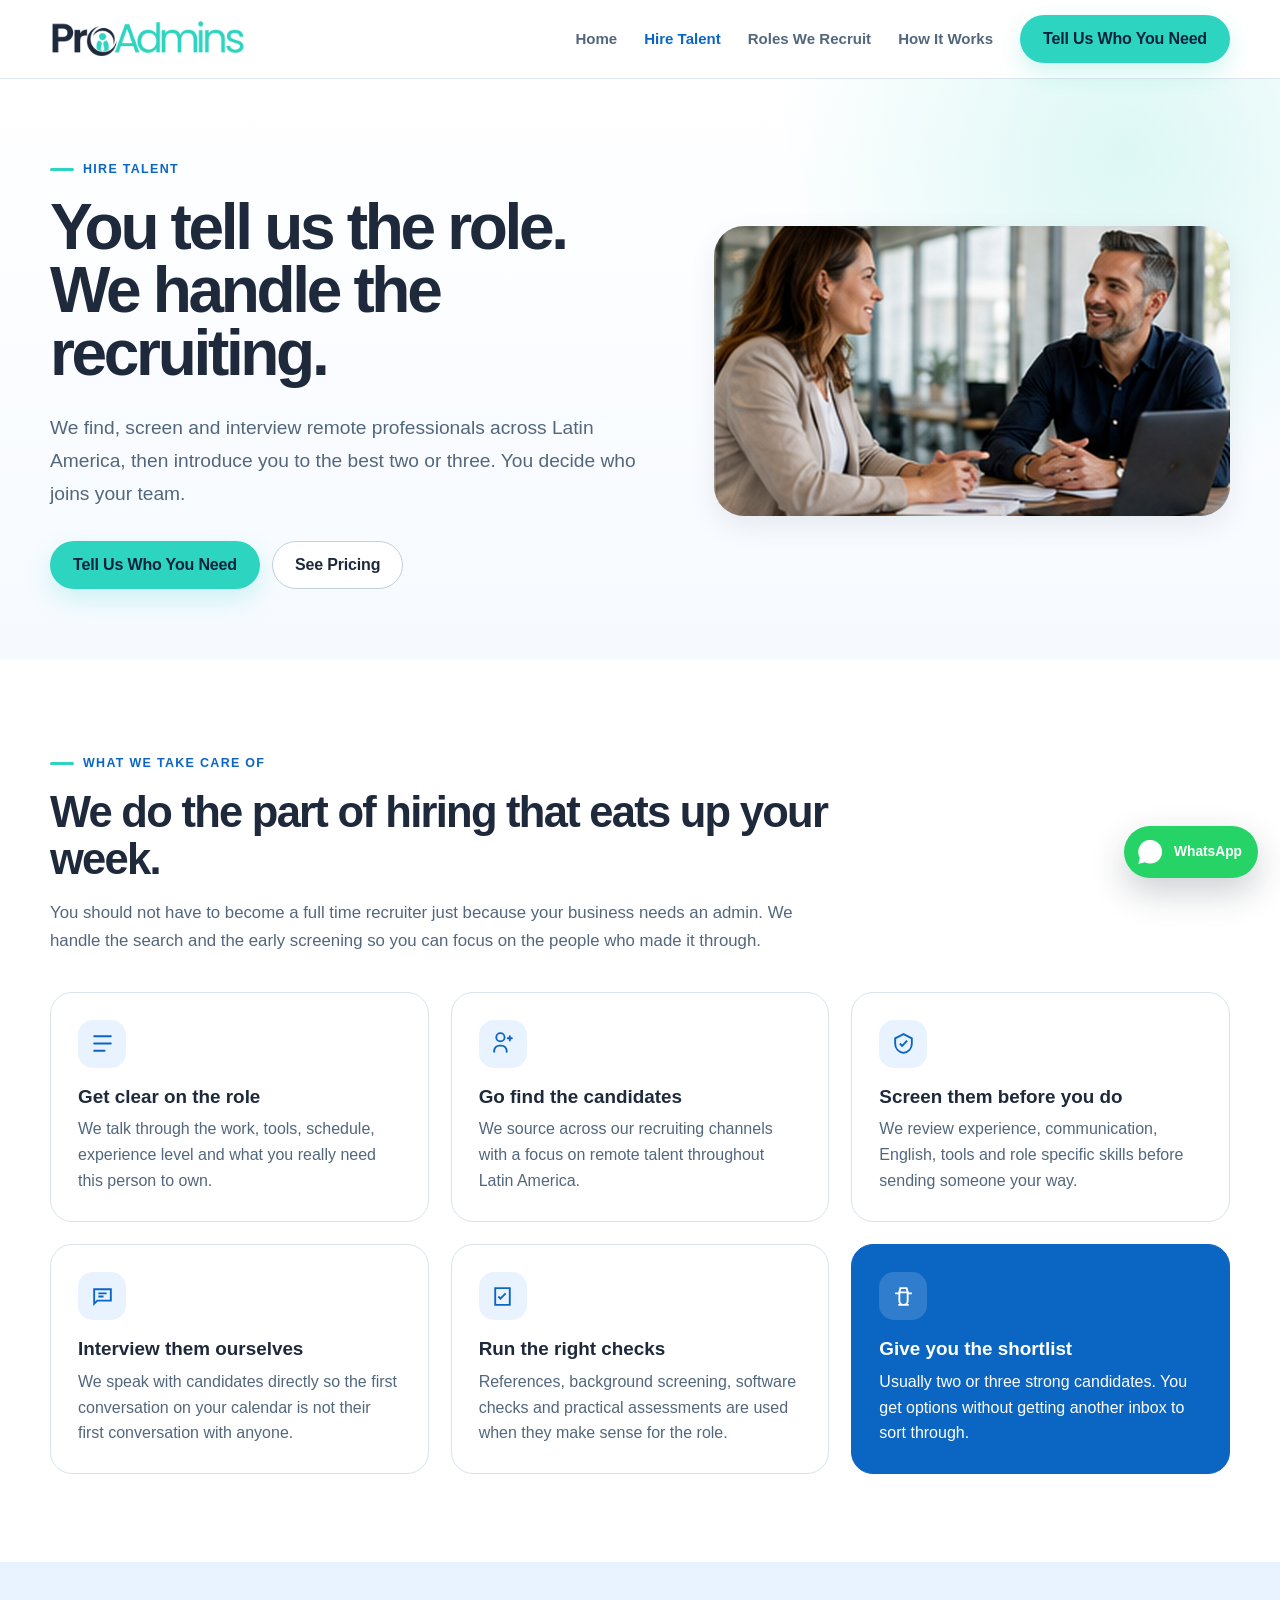
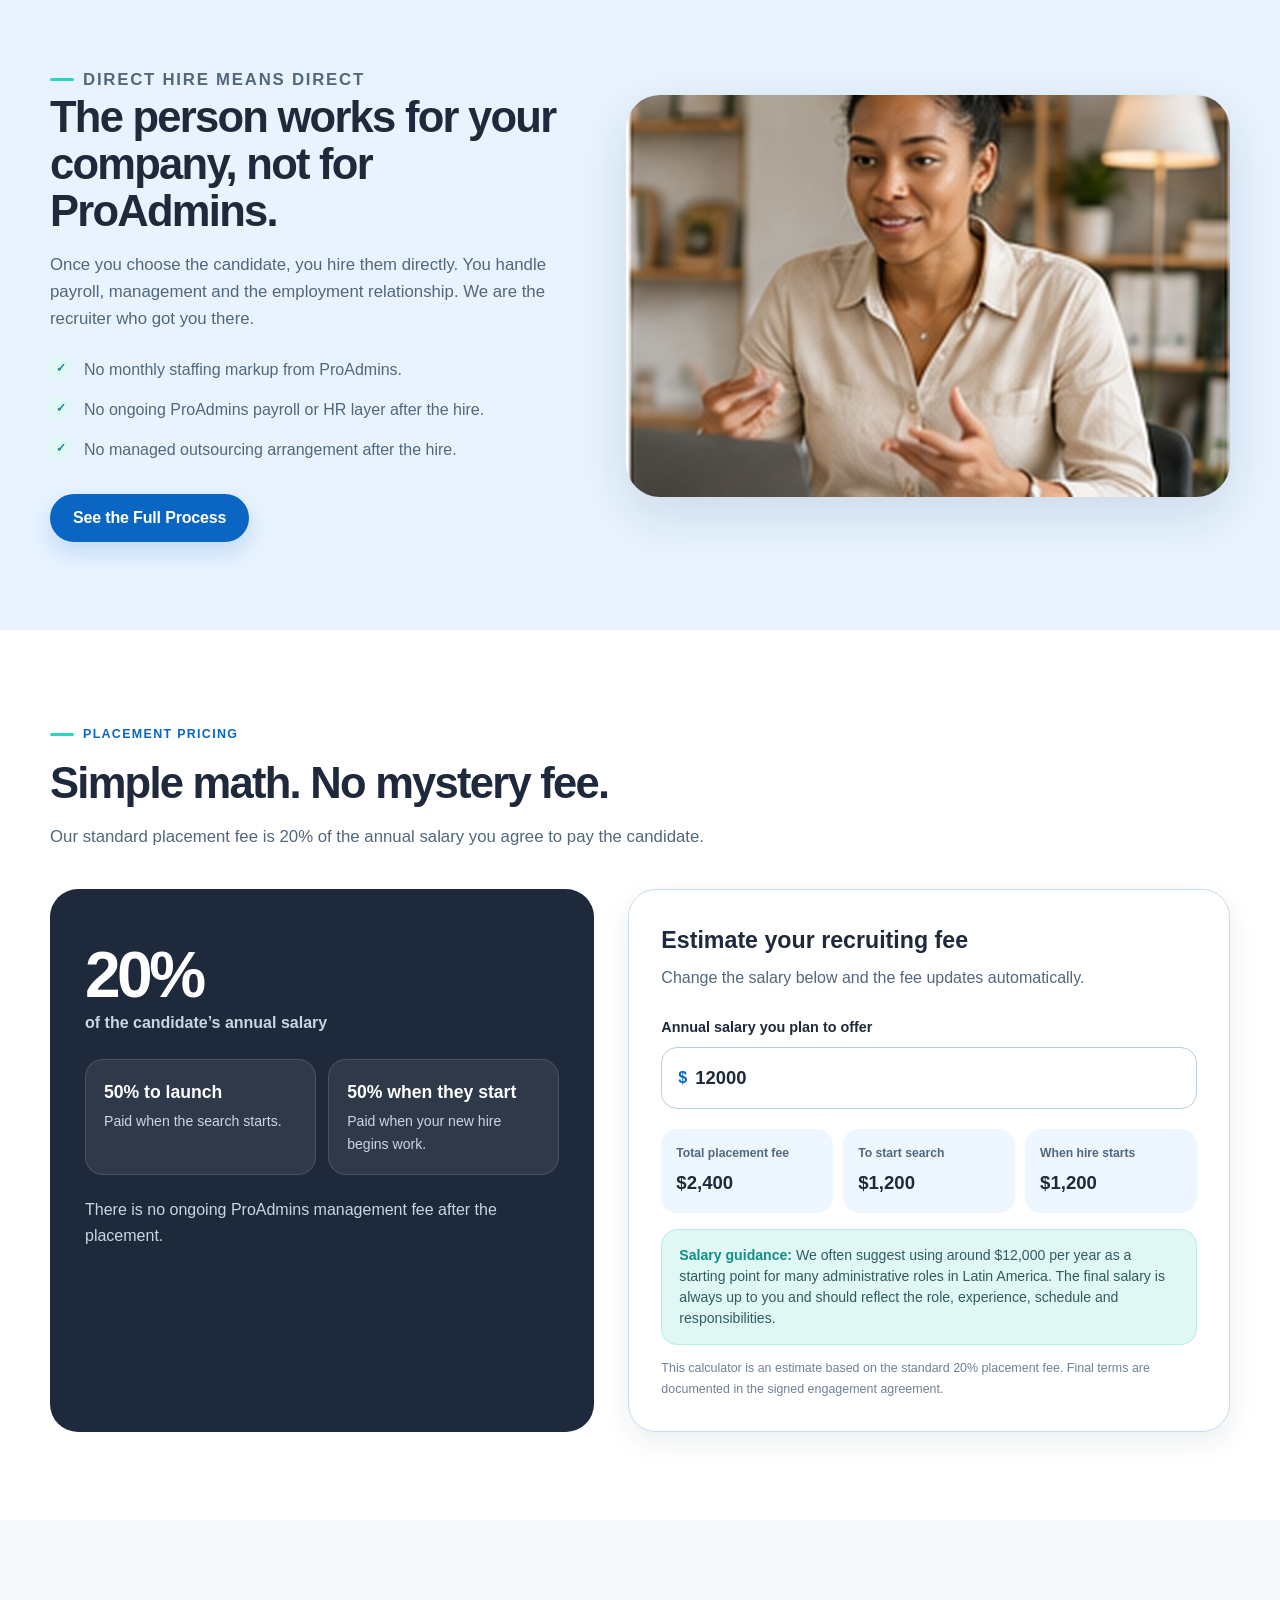
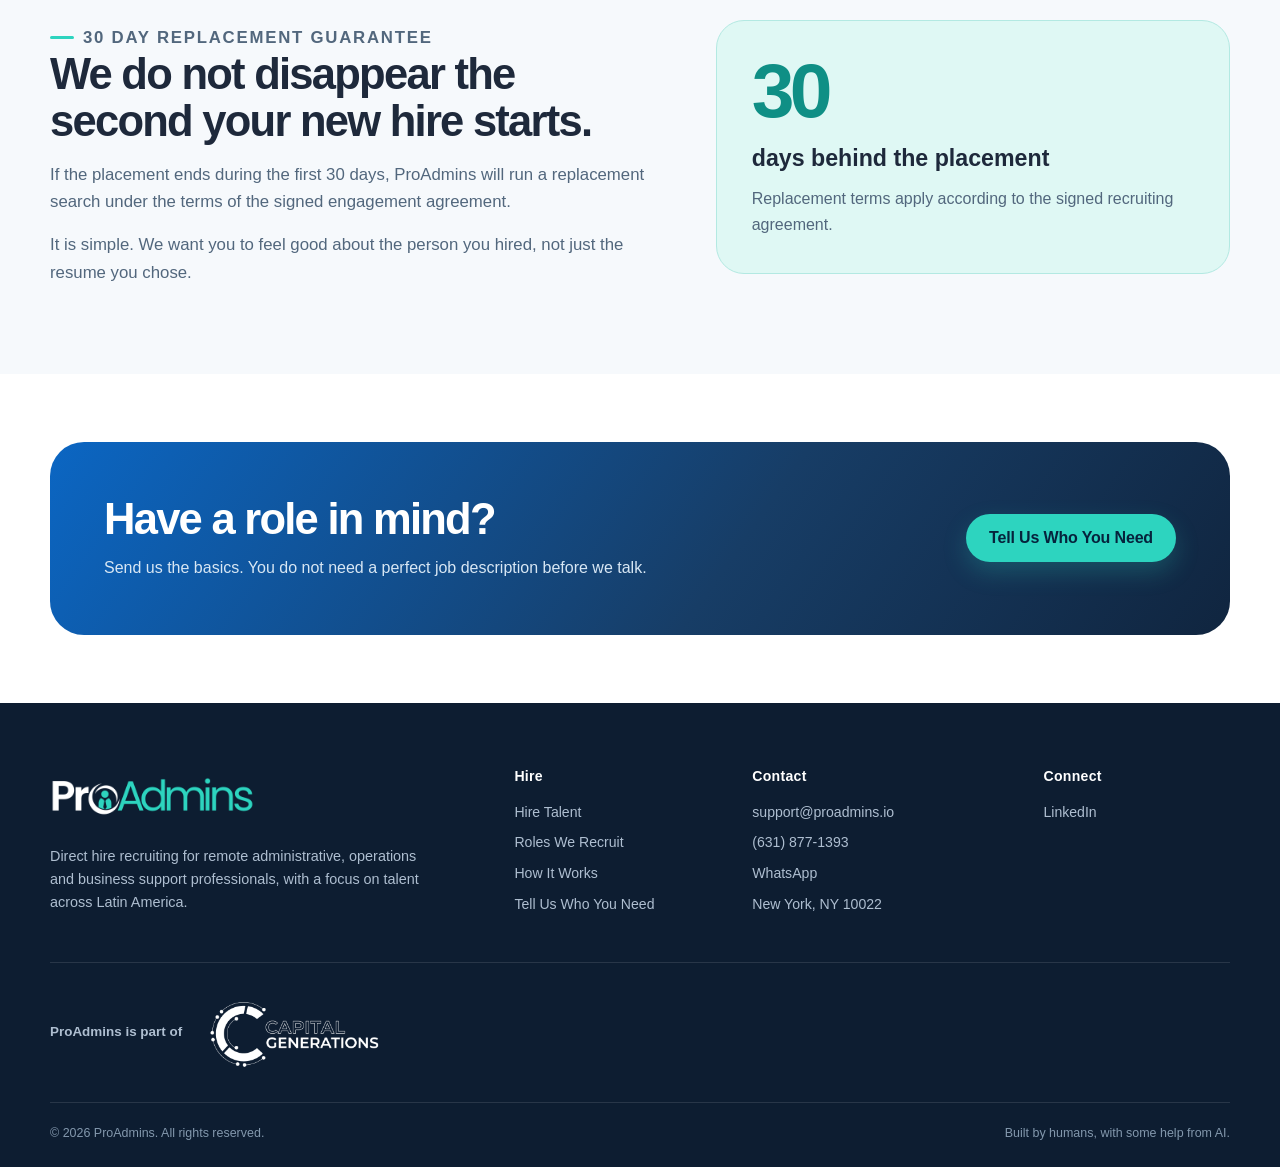
<file: hire-talent/index.html>
<!doctype html>
<html lang="en">
<head>
  <meta charset="utf-8"><meta name="viewport" content="width=device-width, initial-scale=1">
  <title>Hire Remote Talent | ProAdmins</title>
  <meta name="description" content="Hire remote administrative and operations professionals from Latin America through ProAdmins direct hire recruiting.">
  <link rel="canonical" href="https://proadmins.io/hire-talent/">
  <meta property="og:type" content="website"><meta property="og:title" content="Hire Remote Talent | ProAdmins"><meta property="og:description" content="You tell us the role. We handle the recruiting and introduce the strongest candidates."><meta property="og:url" content="https://proadmins.io/hire-talent/"><meta property="og:image" content="https://proadmins.io/assets/og-proadmins.jpg"><meta name="twitter:card" content="summary_large_image"><meta name="theme-color" content="#1e293b">
  <link rel="icon" href="/assets/favicon.ico" sizes="any"><link rel="icon" type="image/png" href="/assets/favicon-32.png" sizes="32x32"><link rel="apple-touch-icon" href="/assets/apple-touch-icon.png"><link rel="stylesheet" href="/assets/styles.css"><script defer src="/assets/site.js"></script>
  <!-- Google tag (gtag.js) -->
  <script async src="https://www.googletagmanager.com/gtag/js?id=G-048VBR4MG5"></script>
  <script>
    window.dataLayer = window.dataLayer || [];
    function gtag(){dataLayer.push(arguments);}
    gtag('js', new Date());
    gtag('config', 'G-048VBR4MG5');
  </script>
</head>
<body>
  <header class="site-header"><div class="container nav-wrap"><a class="brand" href="/" aria-label="ProAdmins home"><img src="/assets/proadmins-logo-dark.png" alt="ProAdmins"></a><nav class="desktop-nav" aria-label="Primary navigation"><a href="/">Home</a><a href="/hire-talent/" aria-current="page">Hire Talent</a><a href="/roles/">Roles We Recruit</a><a href="/how-it-works/">How It Works</a><a class="btn btn-primary" href="/contact/">Tell Us Who You Need</a></nav><button class="mobile-toggle" type="button" aria-label="Open menu" aria-expanded="false" data-menu-toggle><svg viewBox="0 0 24 24" fill="none"><path d="M4 7h16M4 12h16M4 17h16" stroke="currentColor" stroke-width="2" stroke-linecap="round"/></svg></button></div><nav class="mobile-nav" aria-label="Mobile navigation" data-mobile-nav><a href="/">Home</a><a href="/hire-talent/" aria-current="page">Hire Talent</a><a href="/roles/">Roles We Recruit</a><a href="/how-it-works/">How It Works</a><a class="btn btn-primary" href="/contact/">Tell Us Who You Need</a></nav></header>

  <main>
    <section class="page-hero">
      <div class="container page-hero-grid">
        <div><p class="eyebrow">Hire talent</p><h1>You tell us the role. We handle the recruiting.</h1><p class="lead">We find, screen and interview remote professionals across Latin America, then introduce you to the best two or three. You decide who joins your team.</p><div class="hero-actions"><a class="btn btn-primary" href="/contact/">Tell Us Who You Need</a><a class="btn btn-secondary" href="#pricing">See Pricing</a></div></div>
        <div class="page-hero-art wide-art"><img decoding="async" src="/assets/photos/hire-talent-hero.jpg" alt="Hiring manager speaking with a recruiter" width="2000" height="1122"></div>
      </div>
    </section>

    <section class="section">
      <div class="container">
        <div class="section-head"><p class="eyebrow">What we take care of</p><h2>We do the part of hiring that eats up your week.</h2><p>You should not have to become a full time recruiter just because your business needs an admin. We handle the search and the early screening so you can focus on the people who made it through.</p></div>
        <div class="grid-3">
          <article class="card"><span class="icon-box"><svg viewBox="0 0 24 24" fill="none"><path d="M4 5h16M4 12h16M4 19h10" stroke-width="1.8" stroke-linecap="round"/></svg></span><h3>Get clear on the role</h3><p>We talk through the work, tools, schedule, experience level and what you really need this person to own.</p></article>
          <article class="card"><span class="icon-box"><svg viewBox="0 0 24 24" fill="none"><path d="M4 20v-1a5 5 0 0 1 5-5h2a5 5 0 0 1 5 5v1M10 10a4 4 0 1 0 0-8 4 4 0 0 0 0 8ZM17 7h4M19 5v4" stroke-width="1.8" stroke-linecap="round"/></svg></span><h3>Go find the candidates</h3><p>We source across our recruiting channels with a focus on remote talent throughout Latin America.</p></article>
          <article class="card"><span class="icon-box"><svg viewBox="0 0 24 24" fill="none"><path d="M12 3 4 7v5c0 5 3.4 8.4 8 9 4.6-.6 8-4 8-9V7l-8-4Z" stroke-width="1.8"/><path d="m8.5 12 2.2 2.2 4.8-5" stroke-width="1.8"/></svg></span><h3>Screen them before you do</h3><p>We review experience, communication, English, tools and role specific skills before sending someone your way.</p></article>
          <article class="card"><span class="icon-box"><svg viewBox="0 0 24 24" fill="none"><path d="M4 5h16v11H7l-3 3V5Z" stroke-width="1.8"/><path d="M8 9h8M8 12h5" stroke-width="1.8"/></svg></span><h3>Interview them ourselves</h3><p>We speak with candidates directly so the first conversation on your calendar is not their first conversation with anyone.</p></article>
          <article class="card"><span class="icon-box"><svg viewBox="0 0 24 24" fill="none"><path d="M5 4h14v16H5z" stroke-width="1.8"/><path d="m8 12 2 2 5-5" stroke-width="1.8"/></svg></span><h3>Run the right checks</h3><p>References, background screening, software checks and practical assessments are used when they make sense for the role.</p></article>
          <article class="card card-blue"><span class="icon-box" style="background:rgba(255,255,255,.15);color:#fff"><svg viewBox="0 0 24 24" fill="none"><path d="M7 20h10M9 4h6l1 4H8l1-4ZM8 8h8v8a4 4 0 0 1-8 0V8Z" stroke-width="1.8"/><path d="M4 9h4M16 9h4" stroke-width="1.8"/></svg></span><h3>Give you the shortlist</h3><p>Usually two or three strong candidates. You get options without getting another inbox to sort through.</p></article>
        </div>
      </div>
    </section>

    <section class="section section-blue">
      <div class="container split">
        <div class="split-copy"><p class="eyebrow">Direct hire means direct</p><h2>The person works for your company, not for ProAdmins.</h2><p>Once you choose the candidate, you hire them directly. You handle payroll, management and the employment relationship. We are the recruiter who got you there.</p><ul class="bullet-list"><li>No monthly staffing markup from ProAdmins.</li><li>No ongoing ProAdmins payroll or HR layer after the hire.</li><li>No managed outsourcing arrangement after the hire.</li></ul><div class="hero-actions"><a class="btn btn-blue" href="/how-it-works/">See the Full Process</a></div></div>
        <div class="visual-card standard-art"><img decoding="async" src="/assets/photos/candidate-interview.jpg" alt="Candidate participating in a remote interview" width="2000" height="1333"></div>
      </div>
    </section>

    <section class="section" id="pricing">
      <div class="container">
        <div class="section-head"><p class="eyebrow">Placement pricing</p><h2>Simple math. No mystery fee.</h2><p>Our standard placement fee is 20% of the annual salary you agree to pay the candidate.</p></div>
        <div class="calculator-wrap">
          <div class="pricing-card">
            <div class="price-big">20% <span>of the candidate’s annual salary</span></div>
            <div class="price-split"><div><strong>50% to launch</strong><span>Paid when the search starts.</span></div><div><strong>50% when they start</strong><span>Paid when your new hire begins work.</span></div></div>
            <p style="margin-top:22px">There is no ongoing ProAdmins management fee after the placement.</p>
          </div>
          <div class="calculator">
            <h3>Estimate your recruiting fee</h3>
            <p>Change the salary below and the fee updates automatically.</p>
            <label class="money-label" for="salary">Annual salary you plan to offer</label>
            <div class="money-input"><span>$</span><input id="salary" type="number" min="0" step="1000" value="12000" inputmode="numeric" data-salary-input></div>
            <div class="calc-results">
              <div class="calc-result"><span>Total placement fee</span><strong data-fee-total>$2,400</strong></div>
              <div class="calc-result"><span>To start search</span><strong data-fee-start>$1,200</strong></div>
              <div class="calc-result"><span>When hire starts</span><strong data-fee-completion>$1,200</strong></div>
            </div>
            <div class="salary-guidance"><strong>Salary guidance:</strong> We often suggest using around $12,000 per year as a starting point for many administrative roles in Latin America. The final salary is always up to you and should reflect the role, experience, schedule and responsibilities.</div>
            <p class="calc-note">This calculator is an estimate based on the standard 20% placement fee. Final terms are documented in the signed engagement agreement.</p>
          </div>
        </div>
      </div>
    </section>

    <section class="section section-tint">
      <div class="container split reverse">
        <div class="split-copy"><p class="eyebrow">30 Day Replacement Guarantee</p><h2>We do not disappear the second your new hire starts.</h2><p>If the placement ends during the first 30 days, ProAdmins will run a replacement search under the terms of the signed engagement agreement.</p><p>It is simple. We want you to feel good about the person you hired, not just the resume you chose.</p></div>
        <div class="guarantee-card"><div class="big-number">30</div><h3>days behind the placement</h3><p>Replacement terms apply according to the signed recruiting agreement.</p></div>
      </div>
    </section>

    <section class="section section-tight"><div class="container cta-band"><div><h2>Have a role in mind?</h2><p>Send us the basics. You do not need a perfect job description before we talk.</p></div><div class="hero-actions"><a class="btn btn-primary" href="/contact/">Tell Us Who You Need</a></div></div></section>
  </main>

  <footer class="site-footer"><div class="container"><div class="footer-grid"><div class="footer-brand"><a href="/"><img src="/assets/proadmins-logo-light-teal.png" alt="ProAdmins"></a><p>Direct hire recruiting for remote administrative, operations and business support professionals, with a focus on talent across Latin America.</p></div><div class="footer-col"><h3>Hire</h3><a href="/hire-talent/">Hire Talent</a><a href="/roles/">Roles We Recruit</a><a href="/how-it-works/">How It Works</a><a href="/contact/">Tell Us Who You Need</a></div><div class="footer-col"><h3>Contact</h3><a href="mailto:support@proadmins.io">support@proadmins.io</a><a href="tel:+16318771393">(631) 877-1393</a><a href="https://wa.me/16318771393?text=Hi%20ProAdmins%2C%20I%27m%20interested%20in%20hiring%20administrative%20talent." target="_blank" rel="noopener noreferrer">WhatsApp</a><span>New York, NY 10022</span></div><div class="footer-col"><h3>Connect</h3><a href="https://www.linkedin.com/company/proadmins" target="_blank" rel="noopener noreferrer">LinkedIn</a></div></div><div class="footer-parent"><span>ProAdmins is part of</span><a href="https://capitalgenerations.com/" target="_blank" rel="noopener noreferrer"><img src="/assets/capital-generations-logo-white.png" alt="Capital Generations"></a></div><div class="footer-bottom"><span>© <span data-year></span> ProAdmins. All rights reserved.</span><span>Built by humans, with some help from AI.</span></div></div></footer>

  <a class="whatsapp-fab" href="https://wa.me/16318771393?text=Hi%20ProAdmins%2C%20I%27m%20interested%20in%20hiring%20administrative%20talent." target="_blank" rel="noopener noreferrer" aria-label="Chat with ProAdmins on WhatsApp">
    <svg viewBox="0 0 32 32" aria-hidden="true"><path d="M16 3.2A12.5 12.5 0 0 0 5.2 22l-1.7 6.8 7-1.8A12.6 12.6 0 1 0 16 3.2Z" fill="currentColor"/><path d="M12.3 9.4c-.3-.7-.7-.7-1-.7h-.8c-.3 0-.7.1-1.1.6-.4.5-1.5 1.5-1.5 3.7 0 2.2 1.6 4.4 1.8 4.7.2.3 3.1 5 7.7 6.8 3.8 1.5 4.6 1.2 5.4 1.1.8-.1 2.7-1.1 3-2.2.4-1.1.4-2 .3-2.2-.1-.2-.4-.3-.9-.6-.5-.2-2.7-1.4-3.1-1.5-.4-.2-.7-.2-1 .2-.3.5-1.2 1.5-1.5 1.8-.3.3-.6.3-1.1.1-.5-.2-2.1-.8-4-2.5-1.5-1.3-2.5-3-2.8-3.5-.3-.5 0-.8.2-1 .2-.2.5-.6.7-.8.2-.3.3-.5.5-.8.2-.3.1-.6 0-.8-.1-.2-1-2.5-1.4-3.4Z" fill="#fff"/></svg>
    <span>WhatsApp</span>
  </a>

</body>
</html>
</file>
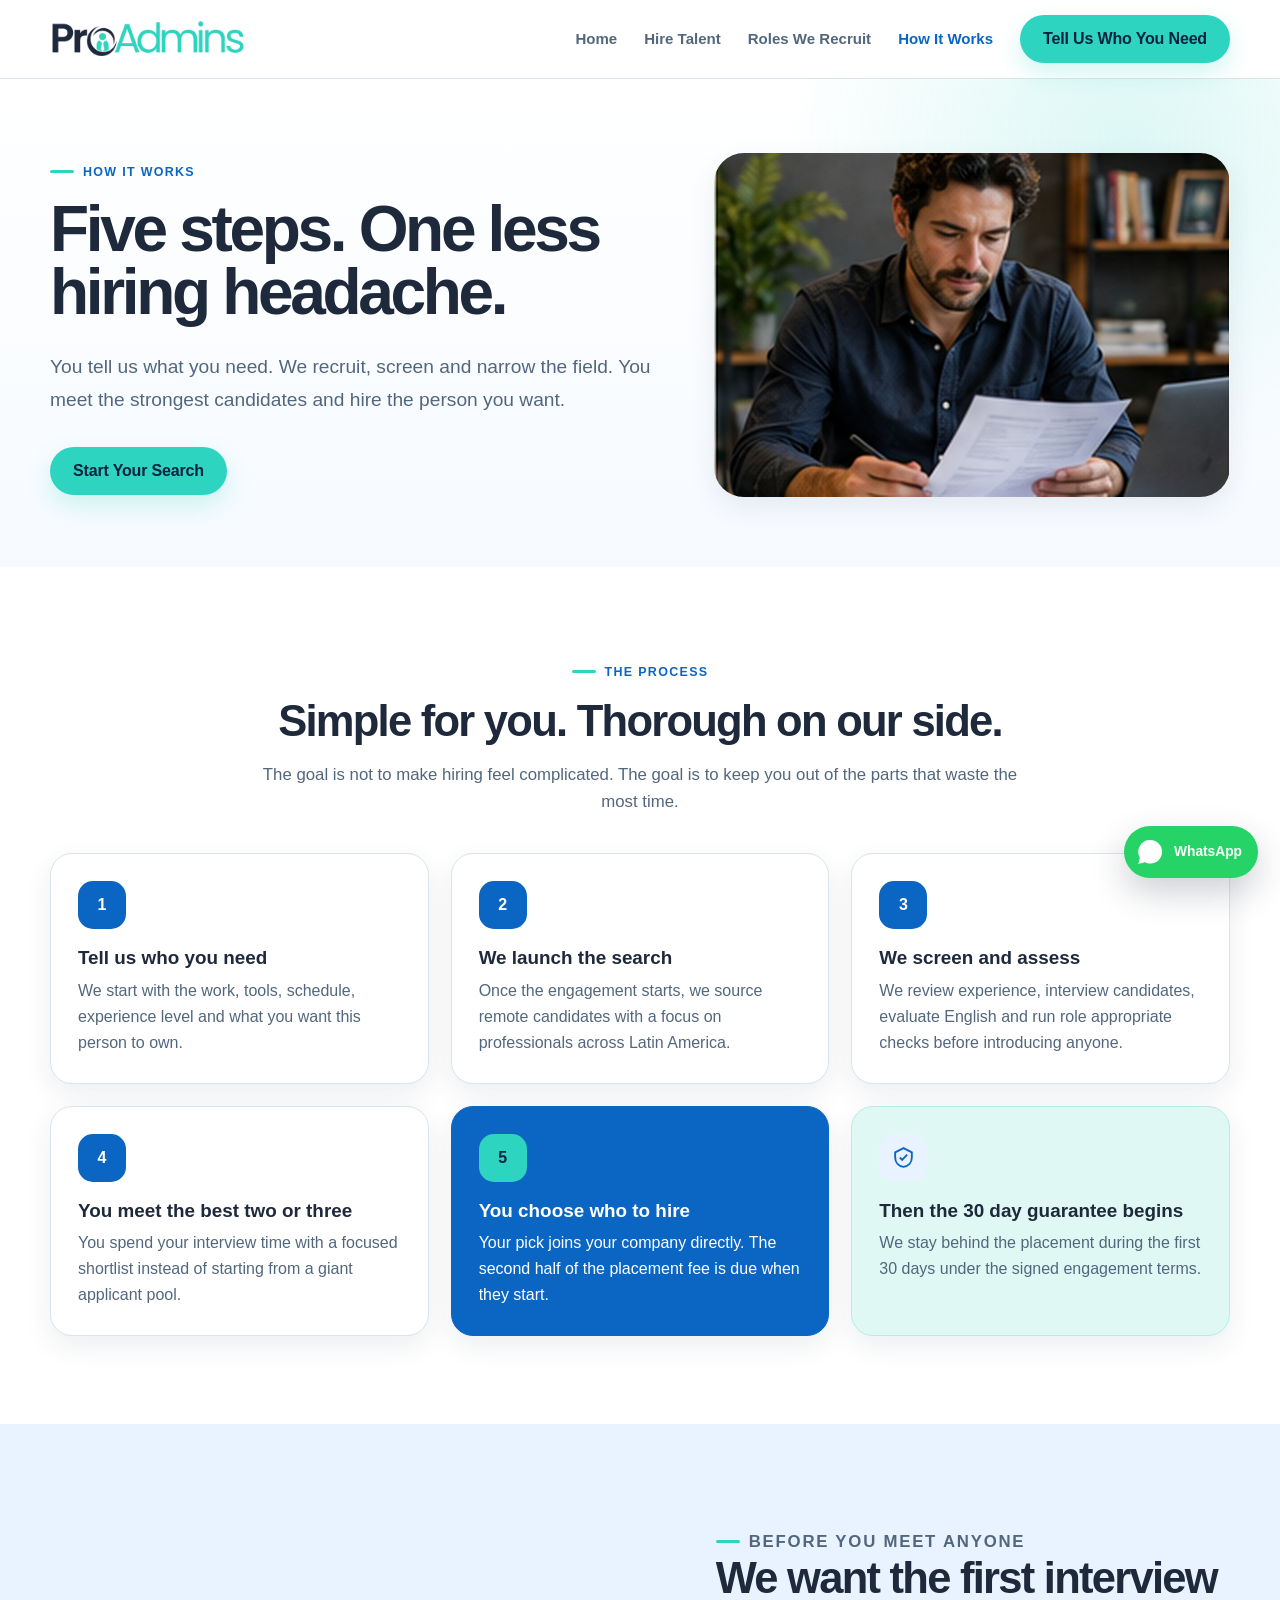
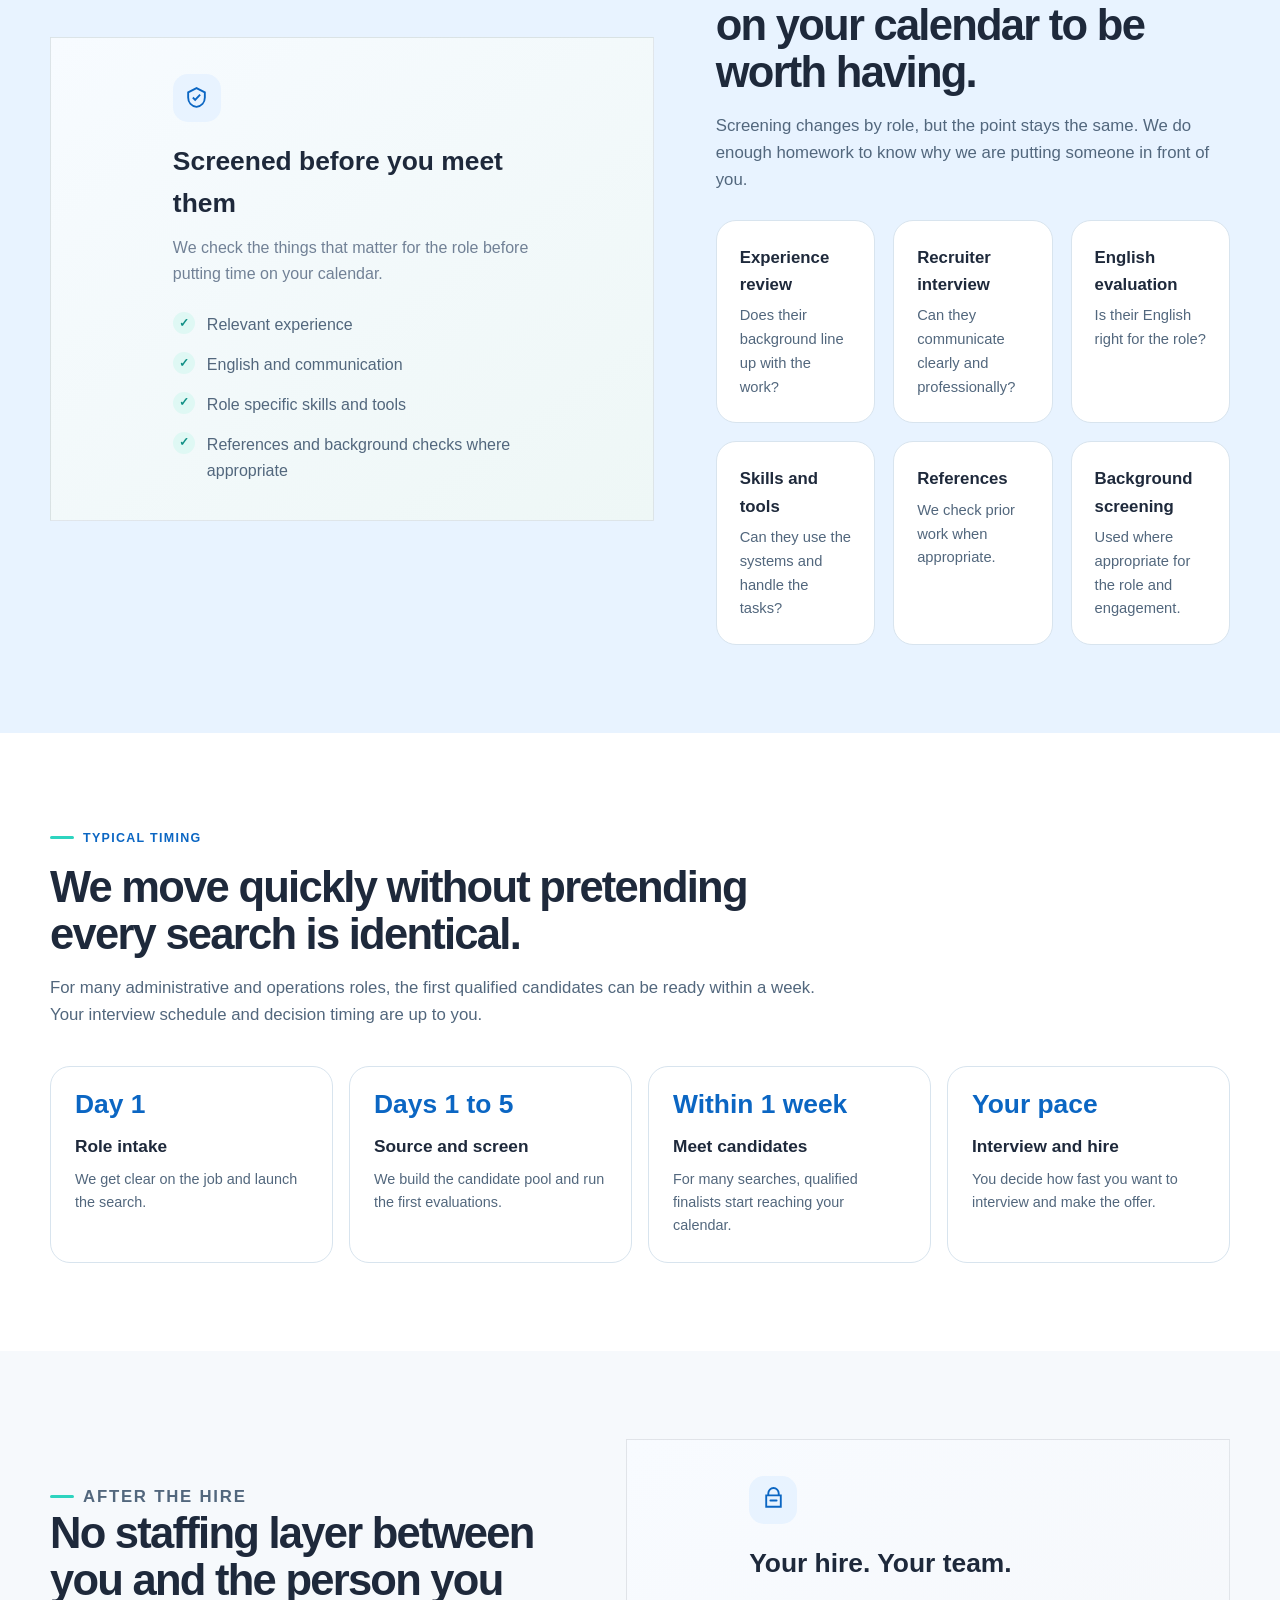
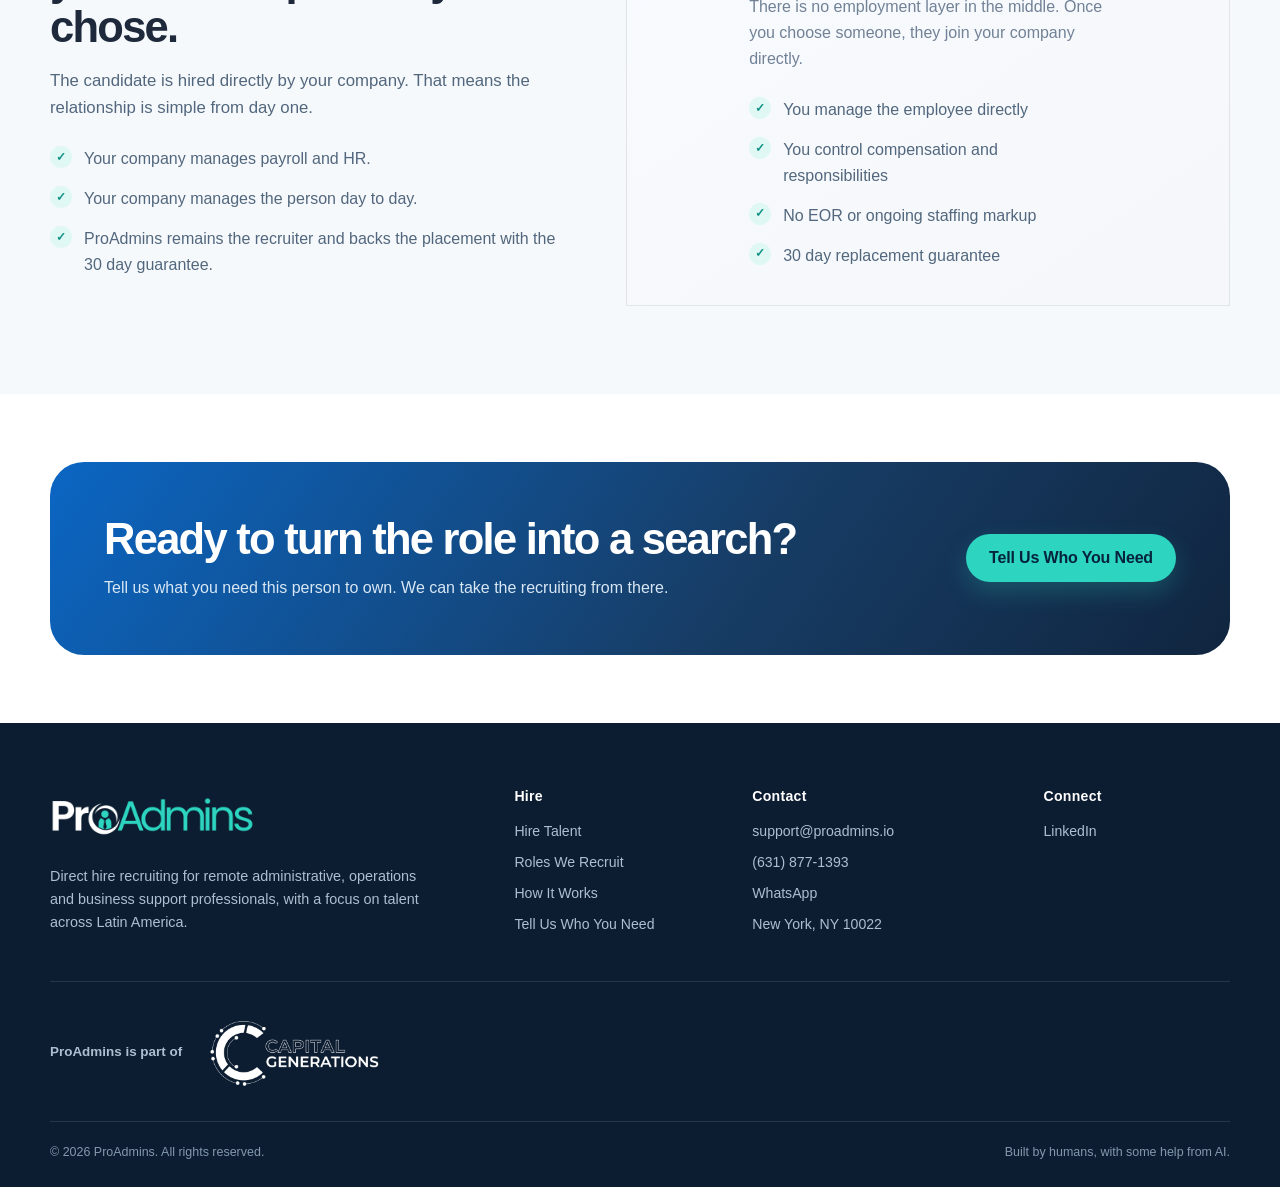
<file: how-it-works/index.html>
<!doctype html>
<html lang="en">
<head>
  <meta charset="utf-8"><meta name="viewport" content="width=device-width, initial-scale=1">
  <title>How It Works | ProAdmins</title>
  <meta name="description" content="See how ProAdmins turns a hiring need into a screened shortlist and direct hire, usually with initial candidates within one week.">
  <link rel="canonical" href="https://proadmins.io/how-it-works/">
  <meta property="og:type" content="website"><meta property="og:title" content="How It Works | ProAdmins"><meta property="og:description" content="Tell us the role. We source, screen and shortlist. You choose who to hire."><meta property="og:url" content="https://proadmins.io/how-it-works/"><meta property="og:image" content="https://proadmins.io/assets/og-proadmins.jpg"><meta name="twitter:card" content="summary_large_image"><meta name="theme-color" content="#1e293b">
  <link rel="icon" href="/assets/favicon.ico" sizes="any"><link rel="icon" type="image/png" href="/assets/favicon-32.png" sizes="32x32"><link rel="apple-touch-icon" href="/assets/apple-touch-icon.png"><link rel="stylesheet" href="/assets/styles.css"><script defer src="/assets/site.js"></script>
  <!-- Google tag (gtag.js) -->
  <script async src="https://www.googletagmanager.com/gtag/js?id=G-048VBR4MG5"></script>
  <script>
    window.dataLayer = window.dataLayer || [];
    function gtag(){dataLayer.push(arguments);}
    gtag('js', new Date());
    gtag('config', 'G-048VBR4MG5');
  </script>
</head>
<body>
  <header class="site-header"><div class="container nav-wrap"><a class="brand" href="/"><img src="/assets/proadmins-logo-dark.png" alt="ProAdmins"></a><nav class="desktop-nav" aria-label="Primary navigation"><a href="/">Home</a><a href="/hire-talent/">Hire Talent</a><a href="/roles/">Roles We Recruit</a><a href="/how-it-works/" aria-current="page">How It Works</a><a class="btn btn-primary" href="/contact/">Tell Us Who You Need</a></nav><button class="mobile-toggle" type="button" aria-label="Open menu" aria-expanded="false" data-menu-toggle><svg viewBox="0 0 24 24" fill="none"><path d="M4 7h16M4 12h16M4 17h16" stroke="currentColor" stroke-width="2" stroke-linecap="round"/></svg></button></div><nav class="mobile-nav" aria-label="Mobile navigation" data-mobile-nav><a href="/">Home</a><a href="/hire-talent/">Hire Talent</a><a href="/roles/">Roles We Recruit</a><a href="/how-it-works/" aria-current="page">How It Works</a><a class="btn btn-primary" href="/contact/">Tell Us Who You Need</a></nav></header>

  <main>
    <section class="page-hero">
      <div class="container page-hero-grid">
        <div><p class="eyebrow">How it works</p><h1>Five steps. One less hiring headache.</h1><p class="lead">You tell us what you need. We recruit, screen and narrow the field. You meet the strongest candidates and hire the person you want.</p><div class="hero-actions"><a class="btn btn-primary" href="/contact/">Start Your Search</a></div></div>
        <div class="page-hero-art standard-art"><img decoding="async" src="/assets/photos/recruiter-reviewing.jpg" alt="Recruiter reviewing candidate materials" width="2000" height="1336"></div>
      </div>
    </section>

    <section class="section">
      <div class="container">
        <div class="section-head center"><p class="eyebrow">The process</p><h2>Simple for you. Thorough on our side.</h2><p>The goal is not to make hiring feel complicated. The goal is to keep you out of the parts that waste the most time.</p></div>
        <div class="grid-3">
          <article class="card shadow"><span class="step-number">1</span><h3>Tell us who you need</h3><p>We start with the work, tools, schedule, experience level and what you want this person to own.</p></article>
          <article class="card shadow"><span class="step-number">2</span><h3>We launch the search</h3><p>Once the engagement starts, we source remote candidates with a focus on professionals across Latin America.</p></article>
          <article class="card shadow"><span class="step-number">3</span><h3>We screen and assess</h3><p>We review experience, interview candidates, evaluate English and run role appropriate checks before introducing anyone.</p></article>
          <article class="card shadow"><span class="step-number">4</span><h3>You meet the best two or three</h3><p>You spend your interview time with a focused shortlist instead of starting from a giant applicant pool.</p></article>
          <article class="card shadow card-blue"><span class="step-number" style="background:#2dd4bf;color:#10253f">5</span><h3>You choose who to hire</h3><p>Your pick joins your company directly. The second half of the placement fee is due when they start.</p></article>
          <article class="card shadow card-teal"><span class="icon-box"><svg viewBox="0 0 24 24" fill="none"><path d="M12 3 4 7v5c0 5 3.4 8.4 8 9 4.6-.6 8-4 8-9V7l-8-4Z" stroke-width="1.8"/><path d="m8.5 12 2.2 2.2 4.8-5" stroke-width="1.8"/></svg></span><h3>Then the 30 day guarantee begins</h3><p>We stay behind the placement during the first 30 days under the signed engagement terms.</p></article>
        </div>
      </div>
    </section>

    <section class="section section-blue">
      <div class="container split reverse">
        <div class="split-copy"><p class="eyebrow">Before you meet anyone</p><h2>We want the first interview on your calendar to be worth having.</h2><p>Screening changes by role, but the point stays the same. We do enough homework to know why we are putting someone in front of you.</p><div class="screening-grid" style="margin-top:26px"><div class="screening-item"><strong>Experience review</strong><span>Does their background line up with the work?</span></div><div class="screening-item"><strong>Recruiter interview</strong><span>Can they communicate clearly and professionally?</span></div><div class="screening-item"><strong>English evaluation</strong><span>Is their English right for the role?</span></div><div class="screening-item"><strong>Skills and tools</strong><span>Can they use the systems and handle the tasks?</span></div><div class="screening-item"><strong>References</strong><span>We check prior work when appropriate.</span></div><div class="screening-item"><strong>Background screening</strong><span>Used where appropriate for the role and engagement.</span></div></div></div>
        <div class="visual-card process-visual-panel" aria-label="What we verify before introducing a candidate">
          <div class="process-visual-inner">
            <span class="icon-box" aria-hidden="true"><svg viewBox="0 0 24 24" fill="none"><path d="M12 3 4 7v5c0 5 3.4 8.4 8 9 4.6-.6 8-4 8-9V7l-8-4Z" stroke-width="1.8"/><path d="m8.5 12 2.2 2.2 4.8-5" stroke-width="1.8"/></svg></span>
            <h3>Screened before you meet them</h3>
            <p>We check the things that matter for the role before putting time on your calendar.</p>
            <ul class="bullet-list"><li>Relevant experience</li><li>English and communication</li><li>Role specific skills and tools</li><li>References and background checks where appropriate</li></ul>
          </div>
        </div>
      </div>
    </section>

    <section class="section">
      <div class="container">
        <div class="section-head"><p class="eyebrow">Typical timing</p><h2>We move quickly without pretending every search is identical.</h2><p>For many administrative and operations roles, the first qualified candidates can be ready within a week. Your interview schedule and decision timing are up to you.</p></div>
        <div class="timeline-grid">
          <div class="timeline-card"><strong>Day 1</strong><h3>Role intake</h3><p>We get clear on the job and launch the search.</p></div>
          <div class="timeline-card"><strong>Days 1 to 5</strong><h3>Source and screen</h3><p>We build the candidate pool and run the first evaluations.</p></div>
          <div class="timeline-card"><strong>Within 1 week</strong><h3>Meet candidates</h3><p>For many searches, qualified finalists start reaching your calendar.</p></div>
          <div class="timeline-card"><strong>Your pace</strong><h3>Interview and hire</h3><p>You decide how fast you want to interview and make the offer.</p></div>
        </div>
      </div>
    </section>

    <section class="section section-tint">
      <div class="container split">
        <div class="split-copy"><p class="eyebrow">After the hire</p><h2>No staffing layer between you and the person you chose.</h2><p>The candidate is hired directly by your company. That means the relationship is simple from day one.</p><ul class="bullet-list"><li>Your company manages payroll and HR.</li><li>Your company manages the person day to day.</li><li>ProAdmins remains the recruiter and backs the placement with the 30 day guarantee.</li></ul></div>
        <div class="visual-card process-visual-panel direct-hire-panel" aria-label="Direct hire model">
          <div class="process-visual-inner">
            <span class="icon-box" aria-hidden="true"><svg viewBox="0 0 24 24" fill="none"><path d="M7 8V6a5 5 0 0 1 10 0v2M5 8h14v11H5V8Z" stroke-width="1.8"/><path d="M9 13h6" stroke-width="1.8" stroke-linecap="round"/></svg></span>
            <h3>Your hire. Your team.</h3>
            <p>There is no employment layer in the middle. Once you choose someone, they join your company directly.</p>
            <ul class="bullet-list"><li>You manage the employee directly</li><li>You control compensation and responsibilities</li><li>No EOR or ongoing staffing markup</li><li>30 day replacement guarantee</li></ul>
          </div>
        </div>
      </div>
    </section>

    <section class="section section-tight"><div class="container cta-band"><div><h2>Ready to turn the role into a search?</h2><p>Tell us what you need this person to own. We can take the recruiting from there.</p></div><div class="hero-actions"><a class="btn btn-primary" href="/contact/">Tell Us Who You Need</a></div></div></section>
  </main>

  <footer class="site-footer"><div class="container"><div class="footer-grid"><div class="footer-brand"><a href="/"><img src="/assets/proadmins-logo-light-teal.png" alt="ProAdmins"></a><p>Direct hire recruiting for remote administrative, operations and business support professionals, with a focus on talent across Latin America.</p></div><div class="footer-col"><h3>Hire</h3><a href="/hire-talent/">Hire Talent</a><a href="/roles/">Roles We Recruit</a><a href="/how-it-works/">How It Works</a><a href="/contact/">Tell Us Who You Need</a></div><div class="footer-col"><h3>Contact</h3><a href="mailto:support@proadmins.io">support@proadmins.io</a><a href="tel:+16318771393">(631) 877-1393</a><a href="https://wa.me/16318771393?text=Hi%20ProAdmins%2C%20I%27m%20interested%20in%20hiring%20administrative%20talent." target="_blank" rel="noopener noreferrer">WhatsApp</a><span>New York, NY 10022</span></div><div class="footer-col"><h3>Connect</h3><a href="https://www.linkedin.com/company/proadmins" target="_blank" rel="noopener noreferrer">LinkedIn</a></div></div><div class="footer-parent"><span>ProAdmins is part of</span><a href="https://capitalgenerations.com/" target="_blank" rel="noopener noreferrer"><img src="/assets/capital-generations-logo-white.png" alt="Capital Generations"></a></div><div class="footer-bottom"><span>© <span data-year></span> ProAdmins. All rights reserved.</span><span>Built by humans, with some help from AI.</span></div></div></footer>

  <a class="whatsapp-fab" href="https://wa.me/16318771393?text=Hi%20ProAdmins%2C%20I%27m%20interested%20in%20hiring%20administrative%20talent." target="_blank" rel="noopener noreferrer" aria-label="Chat with ProAdmins on WhatsApp">
    <svg viewBox="0 0 32 32" aria-hidden="true"><path d="M16 3.2A12.5 12.5 0 0 0 5.2 22l-1.7 6.8 7-1.8A12.6 12.6 0 1 0 16 3.2Z" fill="currentColor"/><path d="M12.3 9.4c-.3-.7-.7-.7-1-.7h-.8c-.3 0-.7.1-1.1.6-.4.5-1.5 1.5-1.5 3.7 0 2.2 1.6 4.4 1.8 4.7.2.3 3.1 5 7.7 6.8 3.8 1.5 4.6 1.2 5.4 1.1.8-.1 2.7-1.1 3-2.2.4-1.1.4-2 .3-2.2-.1-.2-.4-.3-.9-.6-.5-.2-2.7-1.4-3.1-1.5-.4-.2-.7-.2-1 .2-.3.5-1.2 1.5-1.5 1.8-.3.3-.6.3-1.1.1-.5-.2-2.1-.8-4-2.5-1.5-1.3-2.5-3-2.8-3.5-.3-.5 0-.8.2-1 .2-.2.5-.6.7-.8.2-.3.3-.5.5-.8.2-.3.1-.6 0-.8-.1-.2-1-2.5-1.4-3.4Z" fill="#fff"/></svg>
    <span>WhatsApp</span>
  </a>

</body>
</html>
</file>
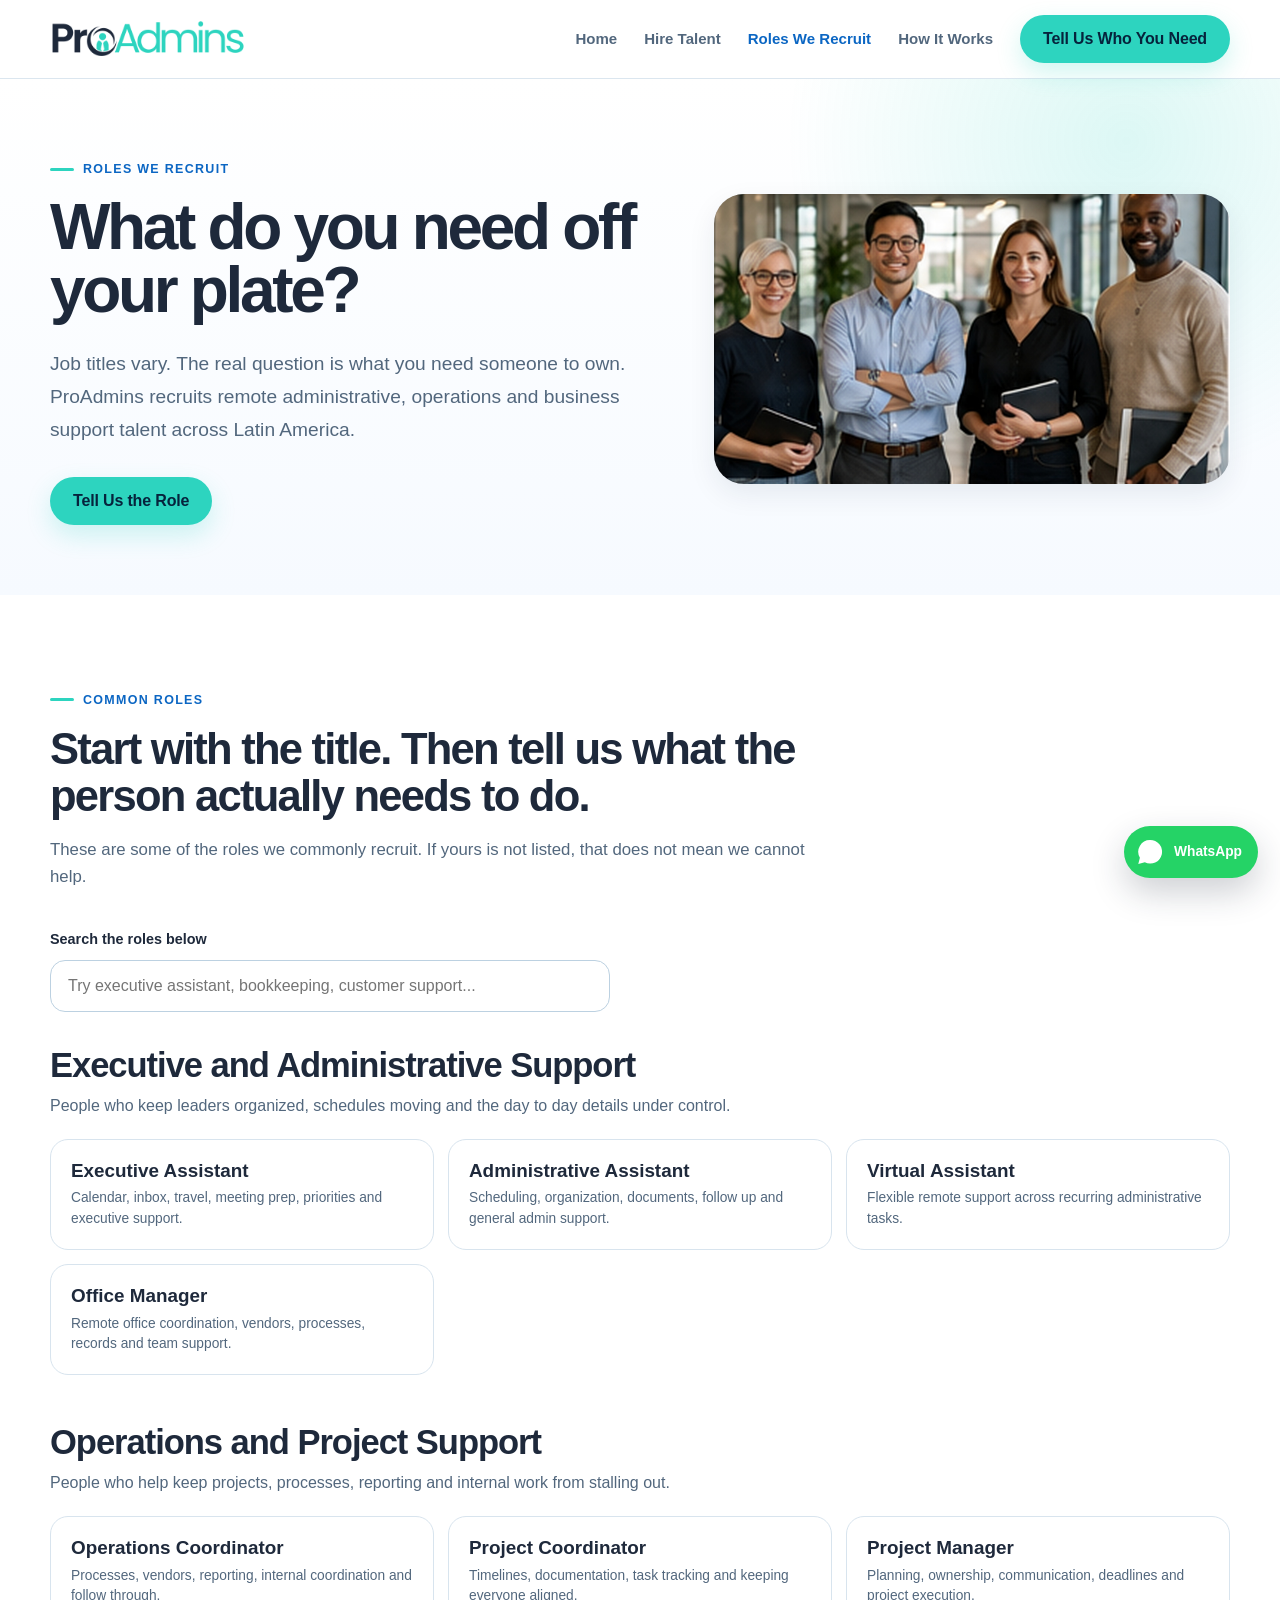
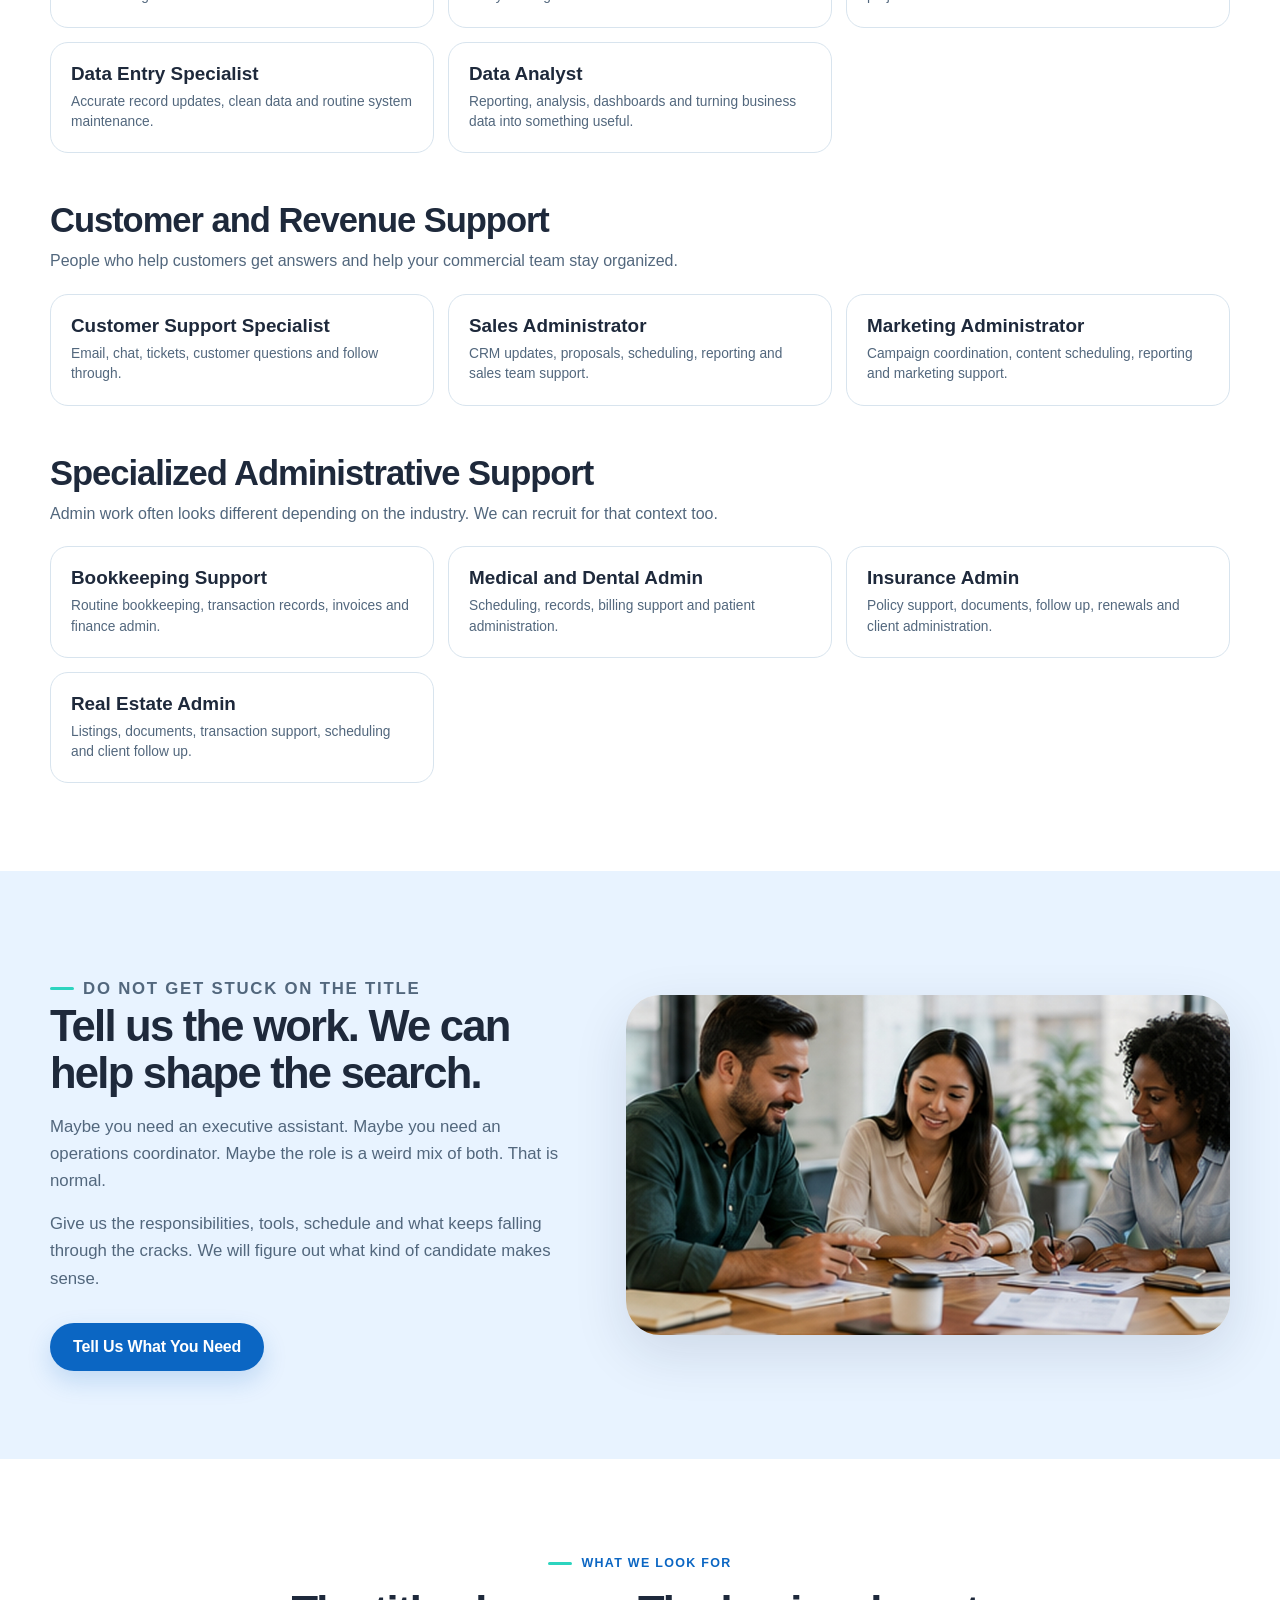
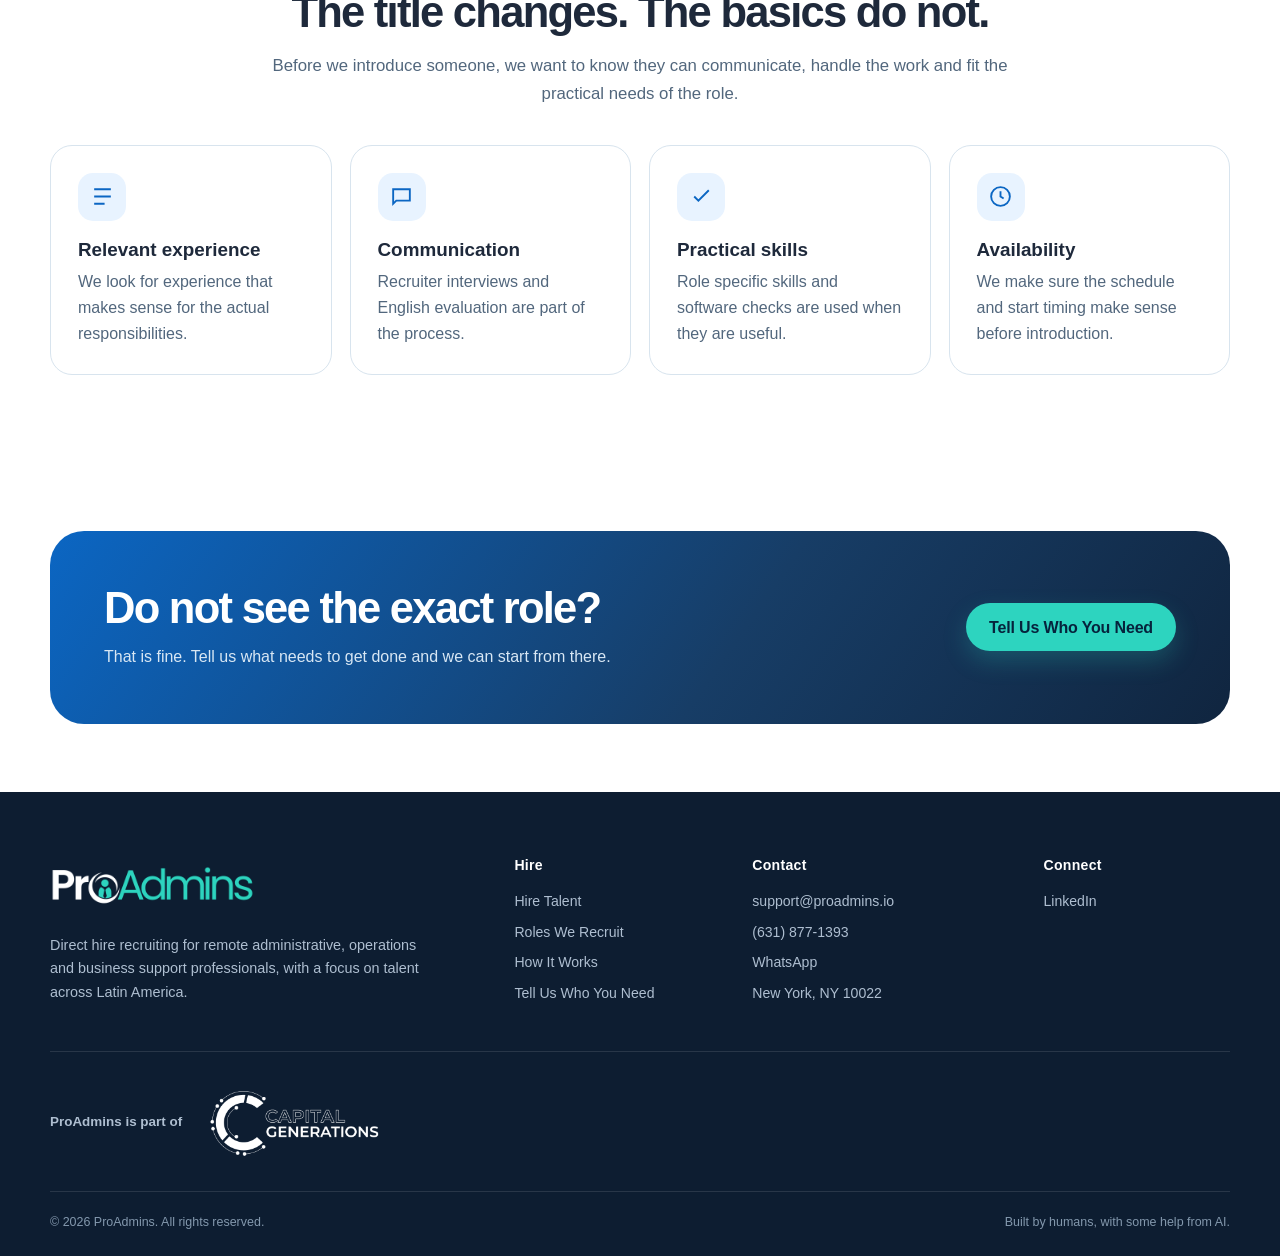
<file: roles/index.html>
<!doctype html>
<html lang="en">
<head>
  <meta charset="utf-8"><meta name="viewport" content="width=device-width, initial-scale=1">
  <title>Roles We Recruit | ProAdmins</title>
  <meta name="description" content="See the administrative, operations, customer support and specialized business support roles ProAdmins recruits across Latin America.">
  <link rel="canonical" href="https://proadmins.io/roles/">
  <meta property="og:type" content="website"><meta property="og:title" content="Roles We Recruit | ProAdmins"><meta property="og:description" content="Executive assistants, administrative support, operations, customer support and more."><meta property="og:url" content="https://proadmins.io/roles/"><meta property="og:image" content="https://proadmins.io/assets/og-proadmins.jpg"><meta name="twitter:card" content="summary_large_image"><meta name="theme-color" content="#1e293b">
  <link rel="icon" href="/assets/favicon.ico" sizes="any"><link rel="icon" type="image/png" href="/assets/favicon-32.png" sizes="32x32"><link rel="apple-touch-icon" href="/assets/apple-touch-icon.png"><link rel="stylesheet" href="/assets/styles.css"><script defer src="/assets/site.js"></script>
  <!-- Google tag (gtag.js) -->
  <script async src="https://www.googletagmanager.com/gtag/js?id=G-048VBR4MG5"></script>
  <script>
    window.dataLayer = window.dataLayer || [];
    function gtag(){dataLayer.push(arguments);}
    gtag('js', new Date());
    gtag('config', 'G-048VBR4MG5');
  </script>
</head>
<body>
  <header class="site-header"><div class="container nav-wrap"><a class="brand" href="/"><img src="/assets/proadmins-logo-dark.png" alt="ProAdmins"></a><nav class="desktop-nav" aria-label="Primary navigation"><a href="/">Home</a><a href="/hire-talent/">Hire Talent</a><a href="/roles/" aria-current="page">Roles We Recruit</a><a href="/how-it-works/">How It Works</a><a class="btn btn-primary" href="/contact/">Tell Us Who You Need</a></nav><button class="mobile-toggle" type="button" aria-label="Open menu" aria-expanded="false" data-menu-toggle><svg viewBox="0 0 24 24" fill="none"><path d="M4 7h16M4 12h16M4 17h16" stroke="currentColor" stroke-width="2" stroke-linecap="round"/></svg></button></div><nav class="mobile-nav" aria-label="Mobile navigation" data-mobile-nav><a href="/">Home</a><a href="/hire-talent/">Hire Talent</a><a href="/roles/" aria-current="page">Roles We Recruit</a><a href="/how-it-works/">How It Works</a><a class="btn btn-primary" href="/contact/">Tell Us Who You Need</a></nav></header>

  <main>
    <section class="page-hero">
      <div class="container page-hero-grid">
        <div><p class="eyebrow">Roles we recruit</p><h1>What do you need off your plate?</h1><p class="lead">Job titles vary. The real question is what you need someone to own. ProAdmins recruits remote administrative, operations and business support talent across Latin America.</p><div class="hero-actions"><a class="btn btn-primary" href="/contact/">Tell Us the Role</a></div></div>
        <div class="page-hero-art wide-art"><img decoding="async" src="/assets/photos/roles-hero.jpg" alt="Administrative and operations professionals" width="2000" height="1126"></div>
      </div>
    </section>

    <section class="section">
      <div class="container">
        <div class="section-head"><p class="eyebrow">Common roles</p><h2>Start with the title. Then tell us what the person actually needs to do.</h2><p>These are some of the roles we commonly recruit. If yours is not listed, that does not mean we cannot help.</p></div>
        <div class="role-search"><label for="role-search">Search the roles below</label><input id="role-search" type="search" placeholder="Try executive assistant, bookkeeping, customer support..." data-role-search></div>

        <section class="role-category" id="executive-support" data-role-category>
          <div class="role-category-head"><h2>Executive and Administrative Support</h2><p>People who keep leaders organized, schedules moving and the day to day details under control.</p></div>
          <div class="role-list">
            <div class="role-item"><strong>Executive Assistant</strong><span>Calendar, inbox, travel, meeting prep, priorities and executive support.</span></div>
            <div class="role-item"><strong>Administrative Assistant</strong><span>Scheduling, organization, documents, follow up and general admin support.</span></div>
            <div class="role-item"><strong>Virtual Assistant</strong><span>Flexible remote support across recurring administrative tasks.</span></div>
            <div class="role-item"><strong>Office Manager</strong><span>Remote office coordination, vendors, processes, records and team support.</span></div>
          </div>
        </section>

        <section class="role-category" id="operations" data-role-category>
          <div class="role-category-head"><h2>Operations and Project Support</h2><p>People who help keep projects, processes, reporting and internal work from stalling out.</p></div>
          <div class="role-list">
            <div class="role-item"><strong>Operations Coordinator</strong><span>Processes, vendors, reporting, internal coordination and follow through.</span></div>
            <div class="role-item"><strong>Project Coordinator</strong><span>Timelines, documentation, task tracking and keeping everyone aligned.</span></div>
            <div class="role-item"><strong>Project Manager</strong><span>Planning, ownership, communication, deadlines and project execution.</span></div>
            <div class="role-item"><strong>Data Entry Specialist</strong><span>Accurate record updates, clean data and routine system maintenance.</span></div>
            <div class="role-item"><strong>Data Analyst</strong><span>Reporting, analysis, dashboards and turning business data into something useful.</span></div>
          </div>
        </section>

        <section class="role-category" id="customer-revenue" data-role-category>
          <div class="role-category-head"><h2>Customer and Revenue Support</h2><p>People who help customers get answers and help your commercial team stay organized.</p></div>
          <div class="role-list">
            <div class="role-item"><strong>Customer Support Specialist</strong><span>Email, chat, tickets, customer questions and follow through.</span></div>
            <div class="role-item"><strong>Sales Administrator</strong><span>CRM updates, proposals, scheduling, reporting and sales team support.</span></div>
            <div class="role-item"><strong>Marketing Administrator</strong><span>Campaign coordination, content scheduling, reporting and marketing support.</span></div>
          </div>
        </section>

        <section class="role-category" id="specialized" data-role-category>
          <div class="role-category-head"><h2>Specialized Administrative Support</h2><p>Admin work often looks different depending on the industry. We can recruit for that context too.</p></div>
          <div class="role-list">
            <div class="role-item"><strong>Bookkeeping Support</strong><span>Routine bookkeeping, transaction records, invoices and finance admin.</span></div>
            <div class="role-item"><strong>Medical and Dental Admin</strong><span>Scheduling, records, billing support and patient administration.</span></div>
            <div class="role-item"><strong>Insurance Admin</strong><span>Policy support, documents, follow up, renewals and client administration.</span></div>
            <div class="role-item"><strong>Real Estate Admin</strong><span>Listings, documents, transaction support, scheduling and client follow up.</span></div>
          </div>
        </section>
      </div>
    </section>

    <section class="section section-blue">
      <div class="container split">
        <div class="split-copy"><p class="eyebrow">Do not get stuck on the title</p><h2>Tell us the work. We can help shape the search.</h2><p>Maybe you need an executive assistant. Maybe you need an operations coordinator. Maybe the role is a weird mix of both. That is normal.</p><p>Give us the responsibilities, tools, schedule and what keeps falling through the cracks. We will figure out what kind of candidate makes sense.</p><div class="hero-actions"><a class="btn btn-blue" href="/contact/">Tell Us What You Need</a></div></div>
        <div class="visual-card wide-art"><img decoding="async" src="/assets/photos/team-collaboration.jpg" alt="Small team collaborating in an office" width="2000" height="1125"></div>
      </div>
    </section>

    <section class="section">
      <div class="container">
        <div class="section-head center"><p class="eyebrow">What we look for</p><h2>The title changes. The basics do not.</h2><p>Before we introduce someone, we want to know they can communicate, handle the work and fit the practical needs of the role.</p></div>
        <div class="grid-4">
          <div class="card"><span class="icon-box"><svg viewBox="0 0 24 24" fill="none"><path d="M4 5h16M4 12h16M4 19h10" stroke-width="1.8"/></svg></span><h3>Relevant experience</h3><p>We look for experience that makes sense for the actual responsibilities.</p></div>
          <div class="card"><span class="icon-box"><svg viewBox="0 0 24 24" fill="none"><path d="M4 5h16v11H7l-3 3V5Z" stroke-width="1.8"/></svg></span><h3>Communication</h3><p>Recruiter interviews and English evaluation are part of the process.</p></div>
          <div class="card"><span class="icon-box"><svg viewBox="0 0 24 24" fill="none"><path d="m5 12 4 4L19 6" stroke-width="1.8"/></svg></span><h3>Practical skills</h3><p>Role specific skills and software checks are used when they are useful.</p></div>
          <div class="card"><span class="icon-box"><svg viewBox="0 0 24 24" fill="none"><path d="M12 21a9 9 0 1 0 0-18 9 9 0 0 0 0 18Z" stroke-width="1.8"/><path d="M12 7v5l3 2" stroke-width="1.8"/></svg></span><h3>Availability</h3><p>We make sure the schedule and start timing make sense before introduction.</p></div>
        </div>
      </div>
    </section>

    <section class="section section-tight"><div class="container cta-band"><div><h2>Do not see the exact role?</h2><p>That is fine. Tell us what needs to get done and we can start from there.</p></div><div class="hero-actions"><a class="btn btn-primary" href="/contact/">Tell Us Who You Need</a></div></div></section>
  </main>

  <footer class="site-footer"><div class="container"><div class="footer-grid"><div class="footer-brand"><a href="/"><img src="/assets/proadmins-logo-light-teal.png" alt="ProAdmins"></a><p>Direct hire recruiting for remote administrative, operations and business support professionals, with a focus on talent across Latin America.</p></div><div class="footer-col"><h3>Hire</h3><a href="/hire-talent/">Hire Talent</a><a href="/roles/">Roles We Recruit</a><a href="/how-it-works/">How It Works</a><a href="/contact/">Tell Us Who You Need</a></div><div class="footer-col"><h3>Contact</h3><a href="mailto:support@proadmins.io">support@proadmins.io</a><a href="tel:+16318771393">(631) 877-1393</a><a href="https://wa.me/16318771393?text=Hi%20ProAdmins%2C%20I%27m%20interested%20in%20hiring%20administrative%20talent." target="_blank" rel="noopener noreferrer">WhatsApp</a><span>New York, NY 10022</span></div><div class="footer-col"><h3>Connect</h3><a href="https://www.linkedin.com/company/proadmins" target="_blank" rel="noopener noreferrer">LinkedIn</a></div></div><div class="footer-parent"><span>ProAdmins is part of</span><a href="https://capitalgenerations.com/" target="_blank" rel="noopener noreferrer"><img src="/assets/capital-generations-logo-white.png" alt="Capital Generations"></a></div><div class="footer-bottom"><span>© <span data-year></span> ProAdmins. All rights reserved.</span><span>Built by humans, with some help from AI.</span></div></div></footer>

  <a class="whatsapp-fab" href="https://wa.me/16318771393?text=Hi%20ProAdmins%2C%20I%27m%20interested%20in%20hiring%20administrative%20talent." target="_blank" rel="noopener noreferrer" aria-label="Chat with ProAdmins on WhatsApp">
    <svg viewBox="0 0 32 32" aria-hidden="true"><path d="M16 3.2A12.5 12.5 0 0 0 5.2 22l-1.7 6.8 7-1.8A12.6 12.6 0 1 0 16 3.2Z" fill="currentColor"/><path d="M12.3 9.4c-.3-.7-.7-.7-1-.7h-.8c-.3 0-.7.1-1.1.6-.4.5-1.5 1.5-1.5 3.7 0 2.2 1.6 4.4 1.8 4.7.2.3 3.1 5 7.7 6.8 3.8 1.5 4.6 1.2 5.4 1.1.8-.1 2.7-1.1 3-2.2.4-1.1.4-2 .3-2.2-.1-.2-.4-.3-.9-.6-.5-.2-2.7-1.4-3.1-1.5-.4-.2-.7-.2-1 .2-.3.5-1.2 1.5-1.5 1.8-.3.3-.6.3-1.1.1-.5-.2-2.1-.8-4-2.5-1.5-1.3-2.5-3-2.8-3.5-.3-.5 0-.8.2-1 .2-.2.5-.6.7-.8.2-.3.3-.5.5-.8.2-.3.1-.6 0-.8-.1-.2-1-2.5-1.4-3.4Z" fill="#fff"/></svg>
    <span>WhatsApp</span>
  </a>

</body>
</html>
</file>
<file: assets/styles.css>
:root {
  --navy: #1e293b;
  --navy-2: #26364f;
  --blue: #0b66c3;
  --blue-2: #2e8ed8;
  --blue-soft: #e8f3ff;
  --teal: #2dd4bf;
  --teal-dark: #0f8f85;
  --teal-soft: #dff8f4;
  --ink: #1e293b;
  --text: #52677d;
  --muted: #718196;
  --line: #d8e4ee;
  --paper: #ffffff;
  --soft: #f6f9fc;
  --soft-2: #eef6ff;
  --shadow: 0 18px 54px rgba(16, 37, 63, .12);
  --shadow-sm: 0 10px 28px rgba(16, 37, 63, .08);
  --radius: 22px;
  --radius-lg: 34px;
  --max: 1180px;
}

* { box-sizing: border-box; }
html { scroll-behavior: smooth; }
[id] { scroll-margin-top: 98px; }
body {
  margin: 0;
  background: var(--paper);
  color: var(--ink);
  font-family: Inter, ui-sans-serif, -apple-system, BlinkMacSystemFont, "Segoe UI", sans-serif;
  line-height: 1.62;
  -webkit-font-smoothing: antialiased;
}
body.menu-open { overflow: hidden; }
img, svg { max-width: 100%; display: block; }
a { color: inherit; text-decoration: none; }
button, input, select, textarea { font: inherit; }
button, a, input, select, textarea, summary { -webkit-tap-highlight-color: transparent; }
:focus-visible { outline: 3px solid rgba(11, 102, 195, .35); outline-offset: 3px; }
.container { width: min(calc(100% - 40px), var(--max)); margin: 0 auto; }
.sr-only { position: absolute !important; width: 1px !important; height: 1px !important; padding: 0 !important; margin: -1px !important; overflow: hidden !important; clip: rect(0,0,0,0) !important; white-space: nowrap !important; border: 0 !important; }

.site-header {
  position: sticky; top: 0; z-index: 100;
  background: rgba(255,255,255,.94);
  border-bottom: 1px solid rgba(216,228,238,.9);
  backdrop-filter: blur(16px);
}
.nav-wrap { min-height: 78px; display: flex; align-items: center; justify-content: space-between; gap: 24px; }
.brand { display: inline-flex; align-items: center; flex: 0 0 auto; }
.brand img { width: 196px; height: auto; }
.desktop-nav { display: flex; align-items: center; gap: 27px; margin-left: auto; }
.desktop-nav a:not(.btn) { color: var(--text); font-size: .94rem; font-weight: 700; }
.desktop-nav a:not(.btn):hover, .desktop-nav a[aria-current="page"]:not(.btn) { color: var(--blue); }
.mobile-toggle { width: 44px; height: 44px; border: 0; border-radius: 12px; background: var(--blue-soft); color: var(--navy); display: none; align-items: center; justify-content: center; cursor: pointer; }
.mobile-toggle svg { width: 22px; height: 22px; }
.mobile-nav { display: none; }

.btn { min-height: 48px; display: inline-flex; align-items: center; justify-content: center; gap: 9px; padding: 0 22px; border: 1px solid transparent; border-radius: 999px; font-weight: 800; letter-spacing: -.01em; transition: transform .16s ease, box-shadow .16s ease, background .16s ease, border-color .16s ease; cursor: pointer; }
.btn:hover { transform: translateY(-1px); }
.btn-primary { color: #06233c; background: var(--teal); box-shadow: 0 10px 24px rgba(45,212,191,.22); }
.btn-primary:hover { box-shadow: 0 14px 30px rgba(45,212,191,.31); }
.btn-secondary { color: var(--navy); background: #fff; border-color: #bfd1df; }
.btn-secondary:hover { border-color: var(--blue); }
.btn-blue { color: #fff; background: var(--blue); box-shadow: 0 10px 24px rgba(11,102,195,.18); }
.btn-dark { color: #fff; background: var(--navy); }
.btn-light { color: var(--navy); background: #fff; }
.link-arrow { display: inline-flex; align-items: center; gap: 8px; color: var(--blue); font-weight: 800; }
.link-arrow:hover { color: var(--navy); }

.eyebrow { display: inline-flex; align-items: center; gap: 9px; margin: 0 0 16px; color: var(--blue); font-size: .78rem; font-weight: 850; letter-spacing: .105em; text-transform: uppercase; }
.eyebrow::before { content: ""; width: 24px; height: 3px; border-radius: 999px; background: var(--teal); }

.hero { position: relative; overflow: hidden; padding: 82px 0 78px; background: radial-gradient(circle at 88% 12%, rgba(45,212,191,.18), transparent 28%), radial-gradient(circle at 10% 88%, rgba(11,102,195,.08), transparent 24%), linear-gradient(180deg,#fff 0%,#f7fbff 100%); }
.hero-grid { display: grid; grid-template-columns: minmax(0,1fr) minmax(420px,.95fr); gap: 62px; align-items: center; }
.hero h1, .page-hero h1 { margin: 0; color: var(--navy); font-size: clamp(2.7rem,5vw,5rem); line-height: .99; letter-spacing: -.052em; }
.hero .lead, .page-hero .lead { margin: 25px 0 0; max-width: 700px; color: var(--text); font-size: clamp(1.08rem,1.5vw,1.26rem); line-height: 1.72; }
.hero-actions { margin-top: 31px; display: flex; flex-wrap: wrap; gap: 12px; }
.hero-proof { margin-top: 35px; display: flex; flex-wrap: wrap; gap: 18px 24px; color: var(--text); font-size: .9rem; font-weight: 700; }
.hero-proof span { display: inline-flex; align-items: center; gap: 8px; }
.check-dot { width: 20px; height: 20px; border-radius: 50%; display: inline-grid; place-items: center; background: var(--teal-soft); color: var(--teal-dark); font-style: normal; font-size: .72rem; font-weight: 900; }
.hero-art img, .visual-card img { width: 100%; border-radius: var(--radius-lg); box-shadow: var(--shadow); }
.hero-art { position: relative; }
.hero-art .floating-note { position: absolute; left: 7%; bottom: 6%; background: rgba(255,255,255,.96); border: 1px solid var(--line); border-radius: 18px; padding: 13px 16px; box-shadow: var(--shadow-sm); font-weight: 800; color: var(--navy); }
.hero-art .floating-note small { display: block; margin-top: 2px; color: var(--text); font-weight: 650; }

.stats-strip { position: relative; z-index: 2; padding: 0; background: var(--navy); }
.stats-grid { display: grid; grid-template-columns: repeat(4,1fr); }
.stat { min-height: 165px; padding: 31px 28px; display: flex; flex-direction: column; justify-content: center; border-right: 1px solid rgba(255,255,255,.16); }
.stat:last-child { border-right: 0; }
.stat:nth-child(1) { background: #0b66c3; }
.stat:nth-child(2) { background: #287fc2; }
.stat:nth-child(3) { background: #1eaa9f; }
.stat:nth-child(4) { background: #173d66; }
.stat strong { color: #fff; font-size: clamp(1.6rem,2.25vw,2.35rem); line-height: 1.08; letter-spacing: -.035em; }
.stat span { margin-top: 8px; color: rgba(255,255,255,.83); font-size: .9rem; line-height: 1.5; }

.section { padding: 88px 0; }
.section-tight { padding: 68px 0; }
.section-tint { background: var(--soft); }
.section-blue { background: var(--blue-soft); }
.section-dark { background: var(--navy); color: #fff; }
.section-head { max-width: 790px; margin-bottom: 38px; }
.section-head.center { text-align: center; margin-left: auto; margin-right: auto; }
.section-head.center .eyebrow { justify-content: center; }
.section-head h2, .split-copy h2, .cta-band h2, .pricing-card h2, .contact-copy h2 { margin: 0; color: var(--navy); font-size: clamp(2rem,3.4vw,3.25rem); line-height: 1.08; letter-spacing: -.04em; }
.section-dark .section-head h2, .section-dark .split-copy h2 { color: #fff; }
.section-head p:not(.eyebrow), .split-copy > p, .contact-copy > p { margin: 16px 0 0; color: var(--text); font-size: 1.05rem; }
.section-dark .section-head p:not(.eyebrow), .section-dark .split-copy > p { color: #c8d7e5; }

.grid-2 { display: grid; grid-template-columns: repeat(2,minmax(0,1fr)); gap: 24px; }
.grid-3 { display: grid; grid-template-columns: repeat(3,minmax(0,1fr)); gap: 22px; }
.grid-4 { display: grid; grid-template-columns: repeat(4,minmax(0,1fr)); gap: 18px; }
.card { border: 1px solid var(--line); border-radius: var(--radius); background: #fff; padding: 27px; }
.card.shadow { box-shadow: var(--shadow-sm); }
.card h3 { margin: 17px 0 8px; color: var(--navy); font-size: 1.18rem; line-height: 1.25; }
.card p { margin: 0; color: var(--text); }
.card-blue { background: var(--blue); border-color: var(--blue); color: #fff; }
.card-blue h3, .card-blue p { color: #fff; }
.card-teal { background: var(--teal-soft); border-color: #b4eee7; }
.icon-box { width: 48px; height: 48px; border-radius: 15px; display: inline-grid; place-items: center; background: var(--blue-soft); color: var(--blue); }
.icon-box svg { width: 25px; height: 25px; stroke: currentColor; }

.roles-grid { display: grid; grid-template-columns: repeat(4,minmax(0,1fr)); gap: 16px; }
.role-card { min-height: 150px; padding: 23px; display: flex; flex-direction: column; justify-content: center; border: 1px solid #cfe0ee; border-radius: 20px; background: #fff; transition: transform .16s ease, border-color .16s ease, box-shadow .16s ease; }
.role-card:hover { transform: translateY(-2px); border-color: #8fbfe8; box-shadow: var(--shadow-sm); }
.role-card strong { color: var(--navy); font-size: 1.22rem; line-height: 1.16; letter-spacing: -.018em; }
.role-card span { margin-top: 9px; color: var(--text); font-size: .88rem; line-height: 1.48; }
.role-card.accent { background: var(--blue); border-color: var(--blue); }
.role-card.accent strong, .role-card.accent span { color: #fff; }

.split { display: grid; grid-template-columns: minmax(0,.92fr) minmax(420px,1.08fr); gap: 62px; align-items: center; }
.split.reverse { grid-template-columns: minmax(420px,1.08fr) minmax(0,.92fr); }
.split.reverse .visual-card { order: -1; }
.visual-card img { background: #fff; }
.bullet-list { margin: 25px 0 0; padding: 0; list-style: none; display: grid; gap: 14px; }
.bullet-list li { display: grid; grid-template-columns: 24px 1fr; gap: 10px; color: var(--text); }
.bullet-list li::before { content: "✓"; width: 22px; height: 22px; border-radius: 50%; display: grid; place-items: center; background: var(--teal-soft); color: var(--teal-dark); font-size: .72rem; font-weight: 900; }

.process-list { display: grid; gap: 16px; }
.process-step { display: grid; grid-template-columns: 48px 1fr; gap: 17px; align-items: start; padding: 20px; border: 1px solid var(--line); border-radius: 18px; background: #fff; }
.step-number { width: 48px; height: 48px; border-radius: 15px; display: grid; place-items: center; background: var(--blue); color: #fff; font-weight: 900; }
.process-step h3 { margin: 1px 0 4px; color: var(--navy); font-size: 1.08rem; }
.process-step p { margin: 0; color: var(--text); }

.price-preview { display: grid; grid-template-columns: 1fr 1fr; gap: 24px; align-items: stretch; }
.pricing-card { border-radius: 28px; padding: 35px; background: var(--navy); color: #fff; }
.pricing-card h2 { color: #fff; }
.pricing-card p { color: #c8d7e5; }
.price-big { margin-top: 23px; color: #fff; font-size: clamp(3rem,5vw,5.3rem); font-weight: 900; line-height: .9; letter-spacing: -.055em; }
.price-big span { display: block; margin-top: 12px; color: #c9d7e4; font-size: 1rem; font-weight: 700; letter-spacing: 0; }
.price-split { margin-top: 28px; display: grid; grid-template-columns: 1fr 1fr; gap: 12px; }
.price-split div { border-radius: 18px; padding: 18px; background: rgba(255,255,255,.08); border: 1px solid rgba(255,255,255,.12); }
.price-split strong { display: block; color: #fff; font-size: 1.1rem; }
.price-split span { display: block; margin-top: 4px; color: #c8d7e5; font-size: .88rem; }
.guarantee-card { border: 1px solid #b3e9e2; border-radius: 28px; padding: 35px; background: var(--teal-soft); }
.guarantee-card .big-number { color: var(--teal-dark); font-size: clamp(3.4rem,6vw,6rem); font-weight: 900; line-height: .9; letter-spacing: -.06em; }
.guarantee-card h3 { margin: 15px 0 8px; font-size: 1.45rem; }
.guarantee-card p { margin: 0; color: var(--text); }

.parent-brand { padding: 32px 0; border-top: 1px solid var(--line); border-bottom: 1px solid var(--line); background: #fff; }
.parent-brand-inner { display: flex; align-items: center; justify-content: center; gap: 20px; flex-wrap: wrap; }
.parent-brand span { color: var(--text); font-size: .92rem; font-weight: 750; }
.parent-brand img { width: 205px; height: auto; }

.cta-band { padding: 54px; border-radius: 34px; background: linear-gradient(125deg,#0b66c3,#173d66 58%,#10253f); display: flex; align-items: center; justify-content: space-between; gap: 36px; }
.cta-band h2 { color: #fff; max-width: 700px; }
.cta-band p { margin: 12px 0 0; max-width: 700px; color: #d8e7f4; }
.cta-band .hero-actions { margin-top: 0; flex: 0 0 auto; }

.page-hero { padding: 74px 0 70px; background: radial-gradient(circle at 88% 12%,rgba(45,212,191,.16),transparent 28%), linear-gradient(180deg,#fff 0%,#f6faff 100%); }
.page-hero .page-hero-grid { display: grid; grid-template-columns: minmax(0,1fr) minmax(390px,.85fr); gap: 56px; align-items: center; }
.page-hero.narrow .page-hero-grid { grid-template-columns: minmax(0,1.1fr) minmax(360px,.75fr); }
.page-hero-art img { width: 100%; border-radius: 30px; box-shadow: var(--shadow-sm); }

.screening-grid { display: grid; grid-template-columns: repeat(3,minmax(0,1fr)); gap: 18px; }
.screening-item { padding: 23px; border-radius: 20px; border: 1px solid var(--line); background: #fff; }
.screening-item strong { display: block; color: var(--navy); font-size: 1.05rem; }
.screening-item span { display: block; margin-top: 6px; color: var(--text); font-size: .92rem; }

.calculator-wrap { display: grid; grid-template-columns: minmax(0,.95fr) minmax(420px,1.05fr); gap: 34px; align-items: stretch; }
.calculator { border: 1px solid #c7dcec; border-radius: 28px; padding: 32px; background: #fff; box-shadow: var(--shadow-sm); }
.calculator h3 { margin: 0 0 6px; color: var(--navy); font-size: 1.45rem; }
.calculator > p { margin: 0; color: var(--text); }
.money-label { display: block; margin-top: 25px; color: var(--navy); font-size: .9rem; font-weight: 800; }
.money-input { margin-top: 8px; display: flex; align-items: center; gap: 8px; border: 1px solid #b9cfdf; border-radius: 16px; padding: 0 16px; background: #fff; }
.money-input span { color: var(--blue); font-weight: 900; }
.money-input input { width: 100%; border: 0; outline: 0; padding: 15px 0; color: var(--navy); font-size: 1.15rem; font-weight: 800; background: transparent; }
.calc-results { margin-top: 20px; display: grid; grid-template-columns: repeat(3,1fr); gap: 10px; }
.calc-result { border-radius: 16px; padding: 15px; background: var(--soft-2); }
.calc-result span { display: block; color: var(--text); font-size: .76rem; font-weight: 700; }
.calc-result strong { display: block; margin-top: 4px; color: var(--navy); font-size: 1.16rem; }
.salary-guidance { margin-top: 16px; padding: 15px 17px; border-radius: 16px; background: var(--teal-soft); border: 1px solid #b4eee7; color: #315b61; font-size: .88rem; line-height: 1.5; }
.salary-guidance strong { color: var(--teal-dark); }
.calc-note { margin-top: 13px !important; color: var(--muted) !important; font-size: .78rem; }

.role-search { max-width: 560px; margin: 0 0 34px; }
.role-search label { display: block; margin-bottom: 8px; color: var(--navy); font-size: .9rem; font-weight: 800; }
.role-search input { width: 100%; min-height: 52px; padding: 0 17px; border: 1px solid #bcd1e1; border-radius: 15px; color: var(--navy); background: #fff; outline: 0; }
.role-search input:focus { border-color: var(--blue); box-shadow: 0 0 0 3px rgba(11,102,195,.1); }
.role-category { margin-top: 48px; }
.role-category:first-of-type { margin-top: 0; }
.role-category.is-hidden { display: none; }
.role-category-head { max-width: 760px; margin-bottom: 20px; }
.role-category-head h2 { margin: 0; font-size: clamp(1.7rem,2.7vw,2.5rem); letter-spacing: -.03em; line-height: 1.1; }
.role-category-head p { margin: 9px 0 0; color: var(--text); }
.role-list { display: grid; grid-template-columns: repeat(3,minmax(0,1fr)); gap: 14px; }
.role-item { padding: 20px; border-radius: 18px; background: #fff; border: 1px solid var(--line); }
.role-item strong { display: block; color: var(--navy); font-size: 1.18rem; line-height: 1.15; }
.role-item span { display: block; margin-top: 7px; color: var(--text); font-size: .86rem; line-height: 1.48; }

.timeline-grid { display: grid; grid-template-columns: repeat(4,1fr); gap: 16px; }
.timeline-card { padding: 24px; border: 1px solid var(--line); border-radius: 20px; background: #fff; }
.timeline-card > strong { display: block; color: var(--blue); font-size: 1.65rem; line-height: 1; }
.timeline-card h3 { margin: 15px 0 7px; font-size: 1.08rem; }
.timeline-card p { margin: 0; color: var(--text); font-size: .9rem; }

.contact-grid { display: grid; grid-template-columns: minmax(0,.85fr) minmax(480px,1.15fr); gap: 52px; align-items: start; }
.contact-list { margin-top: 26px; display: grid; gap: 11px; }
.contact-item { display: grid; grid-template-columns: 46px 1fr; gap: 13px; align-items: center; padding: 12px; border: 1px solid var(--line); border-radius: 16px; background: #fff; }
.contact-item .icon-box { width: 42px; height: 42px; border-radius: 12px; display: grid; place-items: center; justify-self: center; align-self: center; line-height: 0; }
.contact-item .icon-box svg { display: block; width: 23px; height: 23px; margin: 0; }
.contact-item > span:not(.icon-box), .contact-item strong, .contact-item > span:not(.icon-box) > span { display: block; }
.contact-item strong { color: var(--navy); font-size: .9rem; }
.contact-item > span:not(.icon-box) > span { color: var(--text); font-size: .88rem; }
.contact-form { border: 1px solid #c7dcec; border-radius: 28px; padding: 32px; background: #fff; box-shadow: var(--shadow); }
.contact-form h2 { margin: 0; font-size: 2rem; letter-spacing: -.03em; }
.contact-form > p { margin: 8px 0 24px; color: var(--text); }
.form-grid { display: grid; grid-template-columns: 1fr 1fr; gap: 17px; }
.form-group { display: grid; gap: 7px; }
.form-group.full { grid-column: 1 / -1; }
.form-group label { color: var(--navy); font-size: .86rem; font-weight: 800; }
.form-group input, .form-group select, .form-group textarea { width: 100%; border: 1px solid #bfd1df; border-radius: 13px; padding: 12px 13px; color: var(--navy); background: #fff; outline: 0; }
.form-group input:focus, .form-group select:focus, .form-group textarea:focus { border-color: var(--blue); box-shadow: 0 0 0 3px rgba(11,102,195,.1); }
.form-group textarea { min-height: 125px; resize: vertical; }
.form-actions { margin-top: 20px; display: flex; align-items: center; gap: 14px; flex-wrap: wrap; }
.form-note { color: var(--muted); font-size: .76rem; }
.form-status { display: none; margin-top: 15px; padding: 12px 14px; border-radius: 12px; font-size: .88rem; }
.form-status.show { display: block; }
.form-status.success { background: var(--teal-soft); color: #24625d; }
.form-status.error { background: #fff1f2; color: #9f1239; }

.site-footer { padding: 62px 0 24px; background: #0d1d31; color: #fff; }
.footer-grid { display: grid; grid-template-columns: 1.6fr .75fr .95fr .7fr; gap: 38px; }
.footer-brand img { width: 205px; }
.footer-brand p { max-width: 390px; margin: 16px 0 0; color: #aebed0; font-size: .9rem; }
.footer-col h3 { margin: 0 0 13px; color: #fff; font-size: .88rem; letter-spacing: .02em; }
.footer-col a, .footer-col span { display: block; margin: 8px 0; color: #aebed0; font-size: .88rem; }
.footer-col a:hover { color: #fff; }
.footer-parent { margin-top: 38px; padding: 22px 0; display: flex; align-items: center; gap: 17px; border-top: 1px solid rgba(255,255,255,.11); border-bottom: 1px solid rgba(255,255,255,.11); flex-wrap: wrap; }
.footer-parent > span { color: #aebed0; font-size: .84rem; font-weight: 700; }
.footer-parent a { padding: 0; border-radius: 0; background: transparent; display: inline-flex; align-items: center; }
.footer-parent img { width: 190px; height: auto; display: block; }
.footer-bottom { padding-top: 20px; display: flex; justify-content: space-between; gap: 18px; color: #8398ad; font-size: .78rem; }
.not-found { min-height: 65vh; padding: 110px 0; display: grid; place-items: center; text-align: center; }
.not-found h1 { margin: 0; color: var(--blue); font-size: 7rem; line-height: .8; }
.not-found h2 { margin: 22px 0 0; font-size: 2rem; }
.not-found p { max-width: 570px; margin: 13px auto 0; color: var(--text); }

@media (max-width: 1020px) {
  .desktop-nav { display: none; }
  .mobile-toggle { display: inline-flex; }
  .mobile-nav { position: fixed; left: 0; right: 0; top: 78px; bottom: 0; padding: 22px 20px 36px; background: #fff; display: none; flex-direction: column; align-items: stretch; gap: 6px; overflow: auto; border-top: 1px solid var(--line); }
  .mobile-nav.open { display: flex; }
  .mobile-nav a:not(.btn) { padding: 13px 5px; color: var(--navy); font-weight: 800; }
  .mobile-nav .btn { margin-top: 8px; }
  .hero-grid, .page-hero .page-hero-grid, .page-hero.narrow .page-hero-grid, .split, .split.reverse, .calculator-wrap, .contact-grid { grid-template-columns: 1fr; gap: 42px; }
  .split.reverse .visual-card { order: 0; }
  .hero-art, .page-hero-art, .visual-card, .shortlist-panel { max-width: 760px; margin: 0 auto; }
  .stats-grid { grid-template-columns: 1fr 1fr; }
  .stat:nth-child(2) { border-right: 0; }
  .stat:nth-child(1), .stat:nth-child(2) { border-bottom: 1px solid rgba(255,255,255,.16); }
  .roles-grid { grid-template-columns: repeat(2,1fr); }
  .grid-4, .timeline-grid { grid-template-columns: repeat(2,1fr); }
  .screening-grid, .role-list { grid-template-columns: repeat(2,1fr); }
  .footer-grid { grid-template-columns: 1.5fr 1fr 1fr; }
  .footer-col:last-child { grid-column: 2 / 3; }
}

@media (max-width: 720px) {
  .container { width: min(calc(100% - 28px), var(--max)); }
  .brand img { width: 166px; }
  .nav-wrap { min-height: 72px; }
  .mobile-nav { top: 72px; }
  .hero, .page-hero { padding: 58px 0 56px; }
  .hero h1, .page-hero h1 { font-size: clamp(2.55rem,13vw,4rem); }
  .hero .lead, .page-hero .lead { font-size: 1rem; }
  .hero-actions { display: grid; grid-template-columns: 1fr; }
  .hero-actions .btn { width: 100%; }
  .hero-proof { display: grid; gap: 10px; }
  .stats-grid, .grid-2, .grid-3, .grid-4, .roles-grid, .screening-grid, .role-list, .timeline-grid, .price-preview, .calc-results, .form-grid { grid-template-columns: 1fr; }
  .stat { min-height: 126px; border-right: 0; border-bottom: 1px solid rgba(255,255,255,.16); }
  .stat:last-child { border-bottom: 0; }
  .section { padding: 67px 0; }
  .section-tight { padding: 54px 0; }
  .section-head { margin-bottom: 28px; }
  .card, .pricing-card, .guarantee-card, .calculator, .contact-form { padding: 23px; }
  .role-card { min-height: 132px; }
  .cta-band { padding: 34px 24px; display: block; }
  .cta-band .hero-actions { margin-top: 24px; }
  .price-split { grid-template-columns: 1fr; }
  .footer-grid { grid-template-columns: 1fr 1fr; }
  .footer-brand { grid-column: 1 / -1; }
  .footer-col:last-child { grid-column: auto; }
  .footer-bottom { flex-direction: column; }
  .page-hero-art, .hero-art, .shortlist-panel { max-width: 100%; }
  .candidate-grid { grid-template-columns: 1fr; }
  .candidate-card { display: grid; grid-template-columns: 118px 1fr; }
  .candidate-card img { width:100%; height:auto; min-height:0; aspect-ratio:4 / 5; object-fit:contain; }
  .hero-art .floating-note { position: static; margin-top: 12px; }
}

@media (max-width: 460px) {
  .footer-grid { grid-template-columns: 1fr; }
  .footer-brand { grid-column: auto; }
  .form-actions .btn { width: 100%; }
  .role-search { max-width: 100%; }
}



/* Homepage candidate shortlist */
.shortlist-panel { padding: 24px; border: 1px solid var(--line); border-radius: var(--radius-lg); background: #fff; box-shadow: var(--shadow); }
.shortlist-head { margin-bottom: 18px; }
.shortlist-head .eyebrow { margin-bottom: 8px; }
.shortlist-head h2 { margin: 0; color: var(--navy); font-size: clamp(1.45rem,2.2vw,2rem); line-height: 1.08; letter-spacing: -.035em; }
.shortlist-head > p:not(.eyebrow) { margin: 8px 0 0; color: var(--text); font-size: .9rem; line-height: 1.5; }
.candidate-grid { display: grid; grid-template-columns: repeat(3,minmax(0,1fr)); gap: 12px; align-items: start; }
.candidate-card { overflow: hidden; border: 1px solid #cfe0ee; border-radius: 18px; background: #fff; box-shadow: 0 8px 20px rgba(16,37,63,.06); }
/* Supplied candidate portraits are 4:5. Preserve that ratio instead of cropping them into landscape boxes. */
.candidate-card img { display:block; width:100%; height:auto; aspect-ratio:4 / 5; object-fit:contain; object-position:center; background:var(--soft); }
.candidate-copy { padding: 15px; }
.candidate-tag { display: inline-flex; padding: 4px 8px; border-radius: 999px; background: var(--teal-soft); color: var(--teal-dark); font-size: .66rem; font-weight: 850; text-transform: uppercase; letter-spacing: .055em; }
.candidate-copy h3 { margin: 9px 0 5px; color: var(--navy); font-size: 1rem; line-height: 1.15; }
.candidate-copy p { margin: 0; color: var(--text); font-size: .77rem; line-height: 1.42; }
.candidate-copy ul { margin: 10px 0 0; padding: 0; list-style: none; display: grid; gap: 5px; }
.candidate-copy li { position: relative; padding-left: 15px; color: var(--text); font-size: .72rem; line-height: 1.35; }
.candidate-copy li::before { content: "✓"; position: absolute; left: 0; color: var(--teal-dark); font-weight: 900; }

/* Supplied recruiting imagery: preserve each file's real aspect ratio. */
.hero-art img,
.page-hero-art img,
.visual-card img {
  display:block;
  width:100%;
  height:auto;
  min-height:0;
  aspect-ratio:auto;
  object-fit:contain;
  object-position:center;
  background:#eef4f9;
}
.page-hero-art { align-self:center; }
.page-hero-art.portrait-art { max-width:460px; justify-self:end; }
.page-hero-art.portrait-art img { aspect-ratio:4 / 5; }
.page-hero-art.wide-art img { aspect-ratio:16 / 9; }
.page-hero-art.standard-art img,
.visual-card.standard-art img { aspect-ratio:3 / 2; }
.visual-card.wide-art img { aspect-ratio:16 / 9; }

/* WhatsApp quick contact */
.whatsapp-fab {
  position: fixed;
  right: 22px;
  bottom: 22px;
  z-index: 80;
  display: inline-flex;
  align-items: center;
  gap: 9px;
  min-height: 52px;
  padding: 10px 16px 10px 11px;
  border-radius: 999px;
  background: #25d366;
  color: #fff;
  font-size: .86rem;
  font-weight: 850;
  box-shadow: 0 14px 34px rgba(30,41,59,.22);
  transition: transform .16s ease, box-shadow .16s ease;
}
.whatsapp-fab:hover { color: #fff; transform: translateY(-2px); box-shadow: 0 18px 38px rgba(30,41,59,.28); }
.whatsapp-fab svg { width: 30px; height: 30px; flex: 0 0 30px; color: #fff; }

@media (max-width: 720px) {
  .hero-art img, .page-hero-art img, .visual-card img { min-height:0; }
  .page-hero-art.portrait-art { max-width:390px; justify-self:center; }
  .whatsapp-fab { right: 14px; bottom: 14px; width: 52px; height: 52px; min-height: 52px; padding: 10px; justify-content: center; }
  .whatsapp-fab span { display: none; }
}

/* Non-photo process panels used to keep every supplied photo unique */
.process-visual-panel{display:flex;align-items:center;justify-content:center;min-height:360px;background:linear-gradient(145deg,#f7fbff,#eef7f6);border:1px solid rgba(30,41,59,.10)}
.process-visual-inner{max-width:430px;padding:36px}
.process-visual-inner h3{font-size:1.65rem;margin:18px 0 10px}
.process-visual-inner p{margin:0 0 20px;color:var(--muted)}
.direct-hire-panel{background:linear-gradient(145deg,#f8fbff,#f5f7fa)}
@media(max-width:760px){.process-visual-panel{min-height:auto}.process-visual-inner{padding:28px}}

/* v5.4 mobile navigation and shortlist fixes */
.site-header { z-index: 10000; isolation: isolate; }

@media (max-width: 1020px) {
  .mobile-nav {
    z-index: 10001;
    height: calc(100dvh - 78px);
    max-height: calc(100dvh - 78px);
    background: #fff;
    box-shadow: 0 18px 40px rgba(16,37,63,.16);
    overscroll-behavior: contain;
  }
  .mobile-nav.open { display: flex; }
}

@media (max-width: 720px) {
  .mobile-nav {
    top: 72px;
    height: calc(100dvh - 72px);
    max-height: calc(100dvh - 72px);
  }

  /* Keep all candidate details visible on phones instead of squeezing three narrow cards side by side. */
  .candidate-grid {
    grid-template-columns: 1fr;
    gap: 14px;
  }
  .candidate-card {
    display: grid;
    grid-template-columns: minmax(108px, 34%) minmax(0, 1fr);
    align-items: stretch;
    overflow: hidden;
  }
  .candidate-card img {
    width: 100%;
    height: 100%;
    min-height: 100%;
    aspect-ratio: auto;
    object-fit: cover;
    object-position: center;
    border-radius: 0;
  }
  .candidate-copy {
    min-width: 0;
    padding: 14px 14px 15px;
  }
  .candidate-copy h3 { font-size: .98rem; }
  .candidate-copy p { font-size: .76rem; }
  .candidate-copy li { font-size: .72rem; }
}

@media (max-width: 420px) {
  .shortlist-panel { padding: 18px; }
  .candidate-card { grid-template-columns: 104px minmax(0, 1fr); }
  .candidate-copy { padding: 12px; }
}
</file>
